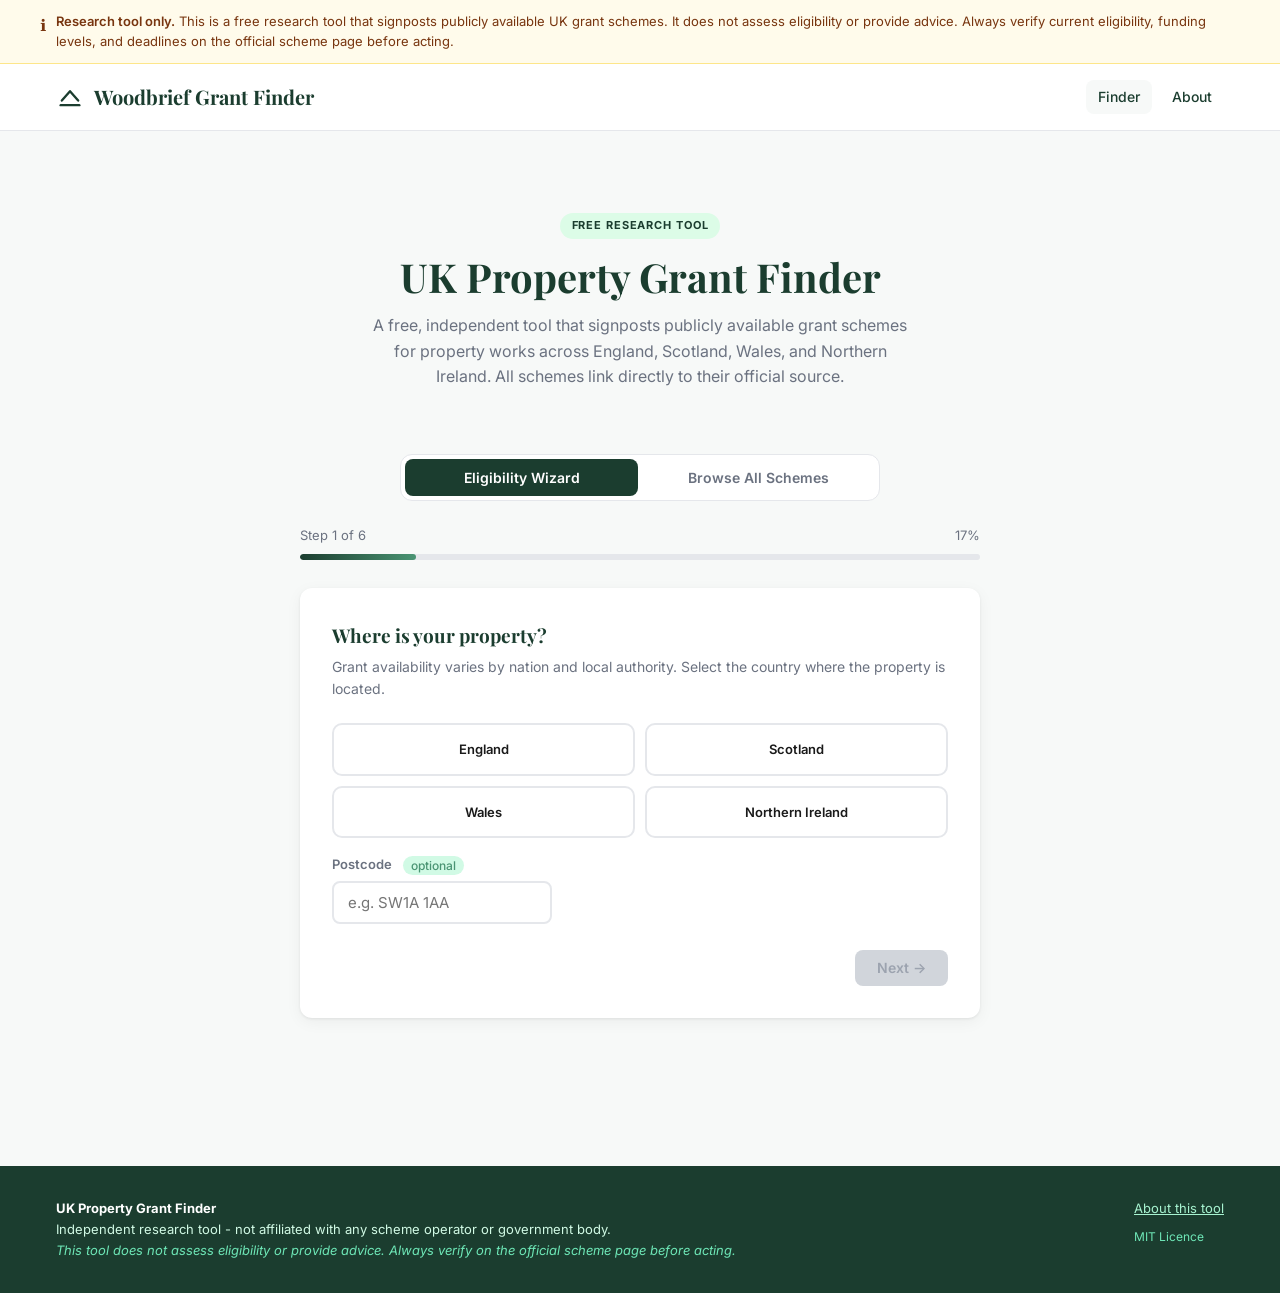
<file: index.html>
<!DOCTYPE html>
<html lang="en">
<head>
 <meta charset="UTF-8">
 <meta name="viewport" content="width=device-width, initial-scale=1.0">
 <title>Woodbrief UK Property Grant Finder - Free Research Tool</title>
 <meta name="description" content="A free, independent research tool that signposts publicly available UK grant schemes for property works including retrofit, adaptations, empty homes, and heritage repairs.">
 <meta name="robots" content="index, follow">
 <link rel="preconnect" href="https://fonts.googleapis.com">
 <link href="https://fonts.googleapis.com/css2?family=Playfair+Display:wght@700&family=Inter:wght@400;500;600;700;800&display=swap" rel="stylesheet">
 <link rel="stylesheet" href="assets/styles.css">
</head>
<body>

 <!-- ── Persistent disclaimer banner ── -->
 <div class="gf-disclaimer" role="banner" aria-label="Important notice">
 <div class="gf-disclaimer-inner">
 <span class="gf-disclaimer-icon" aria-hidden="true">ℹ</span>
 <span>
 <strong>Research tool only.</strong>
 This is a free research tool that signposts publicly available UK grant schemes.
 It does not assess eligibility or provide advice.
 Always verify current eligibility, funding levels, and deadlines on the official scheme page before acting.
 </span>
 </div>
 </div>

 <!-- ── Site header ── -->
 <header class="gf-site-header" role="banner">
 <div class="gf-site-header-inner">
 <a href="index.html" class="gf-site-logo" aria-label="UK Property Grant Finder home">
 <svg viewBox="0 0 24 24" aria-hidden="true" fill="none" stroke="currentColor" stroke-width="2" stroke-linecap="round" stroke-linejoin="round"><polyline points="5,15 12,7 19,15"/><line x1="4" y1="19" x2="20" y2="19"/></svg>
 Woodbrief Grant Finder
 </a>
 <nav class="gf-site-nav" aria-label="Main navigation">
 <a href="index.html" class="gf-nav-link active" aria-current="page">Finder</a>
 <a href="about.html" class="gf-nav-link">About</a>
 </nav>
 </div>
 </header>

 <!-- ── Main content ── -->
 <main class="gf-main" id="main-content">
 <div class="gf-container">

 <!-- Hero -->
 <section class="gf-hero" aria-labelledby="hero-heading">
 <span class="gf-hero-badge">Free Research Tool</span>
 <h1 id="hero-heading">UK Property Grant Finder</h1>
 <p>
 A free, independent tool that signposts publicly available grant schemes
 for property works across England, Scotland, Wales, and Northern Ireland.
 All schemes link directly to their official source.
 </p>
 </section>

 <!-- Tabs -->
 <div class="gf-tabs" role="tablist" aria-label="Tool mode">
 <button class="gf-tab active" data-tab="wizard"
 role="tab" aria-selected="true" aria-controls="wizard-panel"
 id="tab-wizard">
 Eligibility Wizard
 </button>
 <button class="gf-tab" data-tab="browse"
 role="tab" aria-selected="false" aria-controls="browse-panel"
 id="tab-browse">
 Browse All Schemes
 </button>
 </div>

 <!-- ========================================================
 WIZARD PANEL
 ======================================================== -->
 <div class="gf-panel active" id="wizard-panel" role="tabpanel" aria-labelledby="tab-wizard">

 <!-- Progress wrap (hidden when showing results) -->
 <div class="gf-wizard" id="gf-progress-wrap" aria-hidden="false">
 <div class="gf-progress">
 <div class="gf-progress-meta">
 <span id="gf-step-label">Step 1 of 6</span>
 <span id="gf-step-pct">17%</span>
 </div>
 <div class="gf-progress-bar" role="progressbar"
 aria-valuemin="0" aria-valuemax="100" aria-valuenow="17"
 aria-label="Wizard progress">
 <div class="gf-progress-fill" id="gf-progress-fill" style="width:17%"></div>
 </div>
 </div>
 </div>

 <!-- Wizard form -->
 <div id="gf-wizard-form" class="gf-wizard">

 <!-- Step 1: Country + postcode -->
 <div class="gf-step active" id="gf-step-1">
 <div class="gf-card">
 <h2>Where is your property?</h2>
 <p class="gf-card-subtitle">Grant availability varies by nation and local authority. Select the country where the property is located.</p>
 <div class="gf-options two-col" role="group" aria-label="Country">
 <div class="gf-option" data-key="country" data-val="england"
 tabindex="0" role="button" aria-pressed="false">
 <span class="gf-option-icon" aria-hidden="true"></span>
 <span class="gf-option-label">England</span>
 </div>
 <div class="gf-option" data-key="country" data-val="scotland"
 tabindex="0" role="button" aria-pressed="false">
 <span class="gf-option-icon" aria-hidden="true"></span>
 <span class="gf-option-label">Scotland</span>
 </div>
 <div class="gf-option" data-key="country" data-val="wales"
 tabindex="0" role="button" aria-pressed="false">
 <span class="gf-option-icon" aria-hidden="true"></span>
 <span class="gf-option-label">Wales</span>
 </div>
 <div class="gf-option" data-key="country" data-val="northern-ireland"
 tabindex="0" role="button" aria-pressed="false">
 <span class="gf-option-icon" aria-hidden="true"></span>
 <span class="gf-option-label">Northern Ireland</span>
 </div>
 </div>
 <div class="gf-postcode-wrap">
 <label for="gf-postcode">
 Postcode <span class="gf-optional-label">optional</span>
 </label>
 <input type="text" id="gf-postcode" class="gf-postcode-input"
 placeholder="e.g. SW1A 1AA"
 maxlength="8"
 autocomplete="postal-code"
 aria-label="Property postcode (optional)">
 </div>
 <div class="gf-btn-row">
 <span></span>
 <button class="gf-btn gf-btn-primary" data-next-step="2" id="gf-next-1" disabled>
 Next →
 </button>
 </div>
 </div>
 </div>

 <!-- Step 2: Property type -->
 <div class="gf-step" id="gf-step-2">
 <div class="gf-card">
 <h2>What type of property is it?</h2>
 <p class="gf-card-subtitle">Select the type that best describes the property.</p>
 <div class="gf-options" role="group" aria-label="Property type">
 <div class="gf-option" data-key="propertyType" data-val="single-dwelling"
 tabindex="0" role="button" aria-pressed="false">
 <span class="gf-option-icon" aria-hidden="true"></span>
 <span class="gf-option-label">Single dwelling</span>
 <span class="gf-option-desc">House or bungalow</span>
 </div>
 <div class="gf-option" data-key="propertyType" data-val="flat"
 tabindex="0" role="button" aria-pressed="false">
 <span class="gf-option-icon" aria-hidden="true"></span>
 <span class="gf-option-label">Flat</span>
 <span class="gf-option-desc">Apartment or maisonette</span>
 </div>
 <div class="gf-option" data-key="propertyType" data-val="hmo"
 tabindex="0" role="button" aria-pressed="false">
 <span class="gf-option-icon" aria-hidden="true"></span>
 <span class="gf-option-label">HMO</span>
 <span class="gf-option-desc">House in multiple occupation</span>
 </div>
 <div class="gf-option" data-key="propertyType" data-val="block"
 tabindex="0" role="button" aria-pressed="false">
 <span class="gf-option-icon" aria-hidden="true"></span>
 <span class="gf-option-label">Block of flats</span>
 <span class="gf-option-desc">Multiple dwellings, one building</span>
 </div>
 <div class="gf-option" data-key="propertyType" data-val="listed"
 tabindex="0" role="button" aria-pressed="false">
 <span class="gf-option-icon" aria-hidden="true"></span>
 <span class="gf-option-label">Listed building</span>
 <span class="gf-option-desc">Listed or in a conservation area</span>
 </div>
 <div class="gf-option" data-key="propertyType" data-val="empty"
 tabindex="0" role="button" aria-pressed="false">
 <span class="gf-option-icon" aria-hidden="true"></span>
 <span class="gf-option-label">Empty property</span>
 <span class="gf-option-desc">Long-term empty</span>
 </div>
 <div class="gf-option" data-key="propertyType" data-val="commercial"
 tabindex="0" role="button" aria-pressed="false">
 <span class="gf-option-icon" aria-hidden="true"></span>
 <span class="gf-option-label">Commercial</span>
 <span class="gf-option-desc">Business or mixed-use</span>
 </div>
 </div>
 <div class="gf-btn-row">
 <button class="gf-btn gf-btn-ghost" data-prev-step="1">← Back</button>
 <button class="gf-btn gf-btn-primary" data-next-step="3" id="gf-next-2" disabled>Next →</button>
 </div>
 </div>
 </div>

 <!-- Step 3: Tenure / ownership -->
 <div class="gf-step" id="gf-step-3">
 <div class="gf-card">
 <h2>How is the property owned?</h2>
 <p class="gf-card-subtitle">Some schemes are restricted by ownership type. Select the description that applies.</p>
 <div class="gf-options" role="group" aria-label="Tenure and ownership">
 <div class="gf-option" data-key="tenure" data-val="private-landlord"
 tabindex="0" role="button" aria-pressed="false">
 <span class="gf-option-icon" aria-hidden="true"></span>
 <span class="gf-option-label">Private landlord</span>
 <span class="gf-option-desc">Individual / personal ownership</span>
 </div>
 <div class="gf-option" data-key="tenure" data-val="ltd-company"
 tabindex="0" role="button" aria-pressed="false">
 <span class="gf-option-icon" aria-hidden="true"></span>
 <span class="gf-option-label">Limited company</span>
 <span class="gf-option-desc">SPV or trading company</span>
 </div>
 <div class="gf-option" data-key="tenure" data-val="housing-association"
 tabindex="0" role="button" aria-pressed="false">
 <span class="gf-option-icon" aria-hidden="true"></span>
 <span class="gf-option-label">Housing association</span>
 <span class="gf-option-desc">Registered or unregistered</span>
 </div>
 <div class="gf-option" data-key="tenure" data-val="registered-provider"
 tabindex="0" role="button" aria-pressed="false">
 <span class="gf-option-icon" aria-hidden="true"></span>
 <span class="gf-option-label">Registered provider</span>
 <span class="gf-option-desc">RSL / RP regulated by RSH</span>
 </div>
 <div class="gf-option" data-key="tenure" data-val="charity"
 tabindex="0" role="button" aria-pressed="false">
 <span class="gf-option-icon" aria-hidden="true"></span>
 <span class="gf-option-label">Charity</span>
 <span class="gf-option-desc">Registered charitable organisation</span>
 </div>
 <div class="gf-option" data-key="tenure" data-val="other"
 tabindex="0" role="button" aria-pressed="false">
 <span class="gf-option-icon" aria-hidden="true"></span>
 <span class="gf-option-label">Other / unsure</span>
 </div>
 </div>
 <div class="gf-btn-row">
 <button class="gf-btn gf-btn-ghost" data-prev-step="2">← Back</button>
 <button class="gf-btn gf-btn-primary" data-next-step="4" id="gf-next-3" disabled>Next →</button>
 </div>
 </div>
 </div>

 <!-- Step 4: EPC rating -->
 <div class="gf-step" id="gf-step-4">
 <div class="gf-card">
 <h2>What is the property's current EPC rating?</h2>
 <p class="gf-card-subtitle">Many energy-efficiency schemes are targeted at lower-rated properties. If you don't know, select "Don't know".</p>
 <div class="gf-options three-col" role="group" aria-label="EPC rating">
 <div class="gf-option" data-key="epcRating" data-val="A"
 tabindex="0" role="button" aria-pressed="false">
 <span class="gf-option-icon" aria-hidden="true"></span>
 <span class="gf-option-label">A</span>
 </div>
 <div class="gf-option" data-key="epcRating" data-val="B"
 tabindex="0" role="button" aria-pressed="false">
 <span class="gf-option-icon" aria-hidden="true"></span>
 <span class="gf-option-label">B</span>
 </div>
 <div class="gf-option" data-key="epcRating" data-val="C"
 tabindex="0" role="button" aria-pressed="false">
 <span class="gf-option-icon" aria-hidden="true"></span>
 <span class="gf-option-label">C</span>
 </div>
 <div class="gf-option" data-key="epcRating" data-val="D"
 tabindex="0" role="button" aria-pressed="false">
 <span class="gf-option-icon" aria-hidden="true"></span>
 <span class="gf-option-label">D</span>
 </div>
 <div class="gf-option" data-key="epcRating" data-val="E"
 tabindex="0" role="button" aria-pressed="false">
 <span class="gf-option-icon" aria-hidden="true"></span>
 <span class="gf-option-label">E</span>
 </div>
 <div class="gf-option" data-key="epcRating" data-val="F"
 tabindex="0" role="button" aria-pressed="false">
 <span class="gf-option-icon" aria-hidden="true"></span>
 <span class="gf-option-label">F</span>
 </div>
 <div class="gf-option" data-key="epcRating" data-val="G"
 tabindex="0" role="button" aria-pressed="false">
 <span class="gf-option-icon" aria-hidden="true"></span>
 <span class="gf-option-label">G</span>
 </div>
 <div class="gf-option" data-key="epcRating" data-val="unknown"
 tabindex="0" role="button" aria-pressed="false">
 <span class="gf-option-icon" aria-hidden="true"></span>
 <span class="gf-option-label">Don't know</span>
 </div>
 </div>
 <div class="gf-btn-row">
 <button class="gf-btn gf-btn-ghost" data-prev-step="3">← Back</button>
 <button class="gf-btn gf-btn-primary" data-next-step="5" id="gf-next-4" disabled>Next →</button>
 </div>
 </div>
 </div>

 <!-- Step 5: Planned works (multi-select) -->
 <div class="gf-step" id="gf-step-5">
 <div class="gf-card">
 <h2>What works are planned?</h2>
 <p class="gf-card-subtitle">Select all that apply. This helps identify the most relevant schemes.</p>
 <div class="gf-options" role="group" aria-label="Planned works (select all that apply)">
 <div class="gf-option multi" data-key="works" data-val="insulation"
 tabindex="0" role="checkbox" aria-checked="false">
 <span class="gf-option-icon" aria-hidden="true"></span>
 <span class="gf-option-label">Insulation</span>
 <span class="gf-option-desc">Loft, wall, floor</span>
 </div>
 <div class="gf-option multi" data-key="works" data-val="heat-pump"
 tabindex="0" role="checkbox" aria-checked="false">
 <span class="gf-option-icon" aria-hidden="true"></span>
 <span class="gf-option-label">Heat pump</span>
 <span class="gf-option-desc">Air or ground source</span>
 </div>
 <div class="gf-option multi" data-key="works" data-val="boiler-upgrade"
 tabindex="0" role="checkbox" aria-checked="false">
 <span class="gf-option-icon" aria-hidden="true"></span>
 <span class="gf-option-label">Boiler upgrade</span>
 <span class="gf-option-desc">Gas or oil boiler replacement</span>
 </div>
 <div class="gf-option multi" data-key="works" data-val="solar-pv"
 tabindex="0" role="checkbox" aria-checked="false">
 <span class="gf-option-icon" aria-hidden="true">️</span>
 <span class="gf-option-label">Solar PV</span>
 <span class="gf-option-desc">Photovoltaic panels</span>
 </div>
 <div class="gf-option multi" data-key="works" data-val="battery-storage"
 tabindex="0" role="checkbox" aria-checked="false">
 <span class="gf-option-icon" aria-hidden="true"></span>
 <span class="gf-option-label">Battery storage</span>
 </div>
 <div class="gf-option multi" data-key="works" data-val="glazing"
 tabindex="0" role="checkbox" aria-checked="false">
 <span class="gf-option-icon" aria-hidden="true"></span>
 <span class="gf-option-label">Glazing</span>
 <span class="gf-option-desc">Windows and doors</span>
 </div>
 <div class="gf-option multi" data-key="works" data-val="ventilation"
 tabindex="0" role="checkbox" aria-checked="false">
 <span class="gf-option-icon" aria-hidden="true"></span>
 <span class="gf-option-label">Ventilation</span>
 <span class="gf-option-desc">MVHR or similar</span>
 </div>
 <div class="gf-option multi" data-key="works" data-val="full-retrofit"
 tabindex="0" role="checkbox" aria-checked="false">
 <span class="gf-option-icon" aria-hidden="true"></span>
 <span class="gf-option-label">Full retrofit</span>
 <span class="gf-option-desc">Whole-house approach</span>
 </div>
 <div class="gf-option multi" data-key="works" data-val="disabled-adaptations"
 tabindex="0" role="checkbox" aria-checked="false">
 <span class="gf-option-icon" aria-hidden="true"></span>
 <span class="gf-option-label">Disabled adaptations</span>
 <span class="gf-option-desc">Access, wet rooms, lifts</span>
 </div>
 <div class="gf-option multi" data-key="works" data-val="empty-home"
 tabindex="0" role="checkbox" aria-checked="false">
 <span class="gf-option-icon" aria-hidden="true"></span>
 <span class="gf-option-label">Empty home reno</span>
 <span class="gf-option-desc">Bringing back into use</span>
 </div>
 <div class="gf-option multi" data-key="works" data-val="heritage-repairs"
 tabindex="0" role="checkbox" aria-checked="false">
 <span class="gf-option-icon" aria-hidden="true"></span>
 <span class="gf-option-label">Heritage repairs</span>
 <span class="gf-option-desc">Listed building works</span>
 </div>
 <div class="gf-option multi" data-key="works" data-val="affordable-homes"
 tabindex="0" role="checkbox" aria-checked="false">
 <span class="gf-option-icon" aria-hidden="true"></span>
 <span class="gf-option-label">Affordable homes</span>
 <span class="gf-option-desc">New-build social/affordable</span>
 </div>
 </div>
 <div class="gf-btn-row">
 <button class="gf-btn gf-btn-ghost" data-prev-step="4">← Back</button>
 <button class="gf-btn gf-btn-primary" data-next-step="6" id="gf-next-5" disabled>Next →</button>
 </div>
 </div>
 </div>

 <!-- Step 6: Tenant circumstances (optional) -->
 <div class="gf-step" id="gf-step-6">
 <div class="gf-card">
 <h2>
 Tenant circumstances
 <span class="gf-optional-label">optional</span>
 </h2>
 <p class="gf-card-subtitle">
 Many retrofit schemes require tenants to meet certain criteria. Select all that apply, or skip.
 This information is used only to filter scheme suggestions.
 </p>
 <div class="gf-options two-col" role="group" aria-label="Tenant circumstances (optional, select all that apply)">
 <div class="gf-option multi" data-key="tenantCirc" data-val="low-income"
 tabindex="0" role="checkbox" aria-checked="false">
 <span class="gf-option-icon" aria-hidden="true"></span>
 <span class="gf-option-label">Low income</span>
 </div>
 <div class="gf-option multi" data-key="tenantCirc" data-val="benefits"
 tabindex="0" role="checkbox" aria-checked="false">
 <span class="gf-option-icon" aria-hidden="true"></span>
 <span class="gf-option-label">Means-tested benefits</span>
 <span class="gf-option-desc">UC, pension credit, etc.</span>
 </div>
 <div class="gf-option multi" data-key="tenantCirc" data-val="disabled"
 tabindex="0" role="checkbox" aria-checked="false">
 <span class="gf-option-icon" aria-hidden="true"></span>
 <span class="gf-option-label">Disabled tenant</span>
 </div>
 <div class="gf-option multi" data-key="tenantCirc" data-val="elderly"
 tabindex="0" role="checkbox" aria-checked="false">
 <span class="gf-option-icon" aria-hidden="true"></span>
 <span class="gf-option-label">Elderly tenant</span>
 </div>
 </div>
 <p style="font-size:13px;color:var(--gf-text-muted);margin-top:16px;">
 If none apply or you prefer not to say, leave all deselected and click "Find schemes".
 </p>
 <div class="gf-btn-row">
 <button class="gf-btn gf-btn-ghost" data-prev-step="5">← Back</button>
 <button class="gf-btn gf-btn-primary" id="gf-wizard-submit">
 Find potentially relevant schemes →
 </button>
 </div>
 </div>
 </div>

 </div>
 <!-- /gf-wizard-form -->

 <!-- Wizard results (hidden until submit) -->
 <div id="gf-wizard-results" class="gf-hidden">
 <div class="gf-results-header">
 <h2>Potentially relevant schemes</h2>
 <span class="gf-results-count" id="gf-results-count" aria-live="polite">0</span>
 </div>
 <p class="gf-results-note">
 The schemes below passed the basic criteria filters based on your selections.
 This is not an eligibility assessment - always verify with the official source before acting.
 </p>
 <div id="gf-results-list" aria-live="polite"></div>
 <div class="gf-reset-row">
 <button class="gf-reset-btn" aria-label="Start a new search">
 ← Start a new search
 </button>
 </div>
 </div>

 </div>
 <!-- /wizard-panel -->

 <!-- ========================================================
 BROWSE PANEL
 ======================================================== -->
 <div class="gf-panel" id="browse-panel" role="tabpanel" aria-labelledby="tab-browse">
 <div class="gf-browse-layout">

 <!-- Filter sidebar -->
 <aside class="gf-filter-bar" aria-label="Filter schemes">
 <h3>Filter schemes</h3>

 <div class="gf-filter-group">
 <label for="gf-browse-search">Search</label>
 <input type="search" id="gf-browse-search" class="gf-search-input"
 placeholder="Search name, provider..."
 aria-label="Search schemes by name or provider">
 </div>

 <div class="gf-filter-group">
 <label for="gf-filter-audience">Who is it for?</label>
 <select id="gf-filter-audience" class="gf-filter-select" aria-label="Filter by audience">
 <option value="">All audiences</option>
 <option value="landlord">Landlords</option>
 <option value="organisation">Organisations</option>
 <option value="household">Households</option>
 </select>
 </div>

 <div class="gf-filter-group">
 <label for="gf-filter-country">Country</label>
 <select id="gf-filter-country" class="gf-filter-select" aria-label="Filter by country">
 <option value="">All countries</option>
 <option value="england">England</option>
 <option value="scotland">Scotland</option>
 <option value="wales">Wales</option>
 <option value="northern-ireland">Northern Ireland</option>
 </select>
 </div>

 <div class="gf-filter-group">
 <label for="gf-filter-category">Category</label>
 <select id="gf-filter-category" class="gf-filter-select" aria-label="Filter by category">
 <option value="">All categories</option>
 <option value="retrofit">Retrofit / Energy efficiency</option>
 <option value="adaptation">Disability adaptations</option>
 <option value="empty-homes">Empty homes</option>
 <option value="heritage">Heritage</option>
 <option value="affordable-housing">Affordable housing</option>
 <option value="supported-housing">Supported housing</option>
 </select>
 </div>

 <div class="gf-filter-group">
 <label for="gf-filter-property">Property type</label>
 <select id="gf-filter-property" class="gf-filter-select" aria-label="Filter by property type">
 <option value="">All property types</option>
 <option value="single-dwelling">Single dwelling</option>
 <option value="flat">Flat</option>
 <option value="hmo">HMO</option>
 <option value="block">Block of flats</option>
 <option value="listed">Listed building</option>
 <option value="empty">Empty property</option>
 <option value="commercial">Commercial</option>
 </select>
 </div>

 <div class="gf-filter-group">
 <label for="gf-filter-works">Works covered</label>
 <select id="gf-filter-works" class="gf-filter-select" aria-label="Filter by works covered">
 <option value="">All works</option>
 <option value="insulation">Insulation</option>
 <option value="heat-pump">Heat pump</option>
 <option value="boiler-upgrade">Boiler upgrade</option>
 <option value="solar-pv">Solar PV</option>
 <option value="battery-storage">Battery storage</option>
 <option value="glazing">Glazing</option>
 <option value="ventilation">Ventilation</option>
 <option value="full-retrofit">Full retrofit</option>
 <option value="disabled-adaptations">Disabled adaptations</option>
 <option value="empty-home">Empty home renovation</option>
 <option value="heritage-repairs">Heritage repairs</option>
 <option value="affordable-homes">Affordable homes (new build)</option>
 </select>
 </div>

 <button id="gf-filter-clear" class="gf-filter-clear" aria-label="Clear all filters">
 Clear all filters
 </button>
 </aside>

 <!-- Browse results -->
 <section aria-label="Browse results">
 <p class="gf-browse-count" aria-live="polite" id="gf-browse-count">
 Loading schemes…
 </p>
 <div id="gf-browse-list" aria-live="polite"></div>
 </section>

 </div>
 </div>
 <!-- /browse-panel -->

 </div>
 <!-- /gf-container -->
 </main>

 <!-- ========================================================
 SCHEME DETAIL MODAL
 ======================================================== -->
 <div class="gf-modal-overlay" id="gf-modal-overlay" role="dialog"
 aria-modal="true" aria-labelledby="gf-modal-title" hidden>
 <div class="gf-modal">
 <div class="gf-modal-header">
 <div>
 <h2 class="gf-modal-title" id="gf-modal-title"></h2>
 <p class="gf-modal-provider" id="gf-modal-provider"></p>
 </div>
 <button class="gf-modal-close" id="gf-modal-close" aria-label="Close scheme detail"></button>
 </div>
 <div class="gf-modal-body">
 <div id="gf-modal-body-content"></div>
 </div>
 <div class="gf-modal-footer">
 <span class="gf-modal-verified-note" id="gf-modal-last-verified"></span>
 <div style="display:flex;gap:10px;align-items:center;flex-wrap:wrap;">
 <span id="gf-modal-funding" style="font-weight:700;color:var(--gf-primary);"></span>
 <a href="#" id="gf-modal-official-link" target="_blank" rel="noopener noreferrer"
 class="gf-btn gf-btn-primary" style="font-size:13px;">
 View official scheme page ↗
 </a>
 </div>
 </div>
 </div>
 </div>

 <!-- ── Footer ── -->
 <footer class="gf-footer" role="contentinfo">
 <div class="gf-footer-inner">
 <div>
 <p><strong style="color:#fff;">UK Property Grant Finder</strong></p>
 <p>Independent research tool - not affiliated with any scheme operator or government body.</p>
 <p class="gf-footer-disclaimer">
 This tool does not assess eligibility or provide advice.
 Always verify on the official scheme page before acting.
 </p>
 </div>
 <div>
 <p><a href="about.html">About this tool</a></p>
 <p style="font-size:12px;margin-top:8px;color:#6ee7b7;">MIT Licence</p>
 </div>
 </div>
 </footer>

 <script src="assets/app.js"></script>
</body>
</html>
</file>
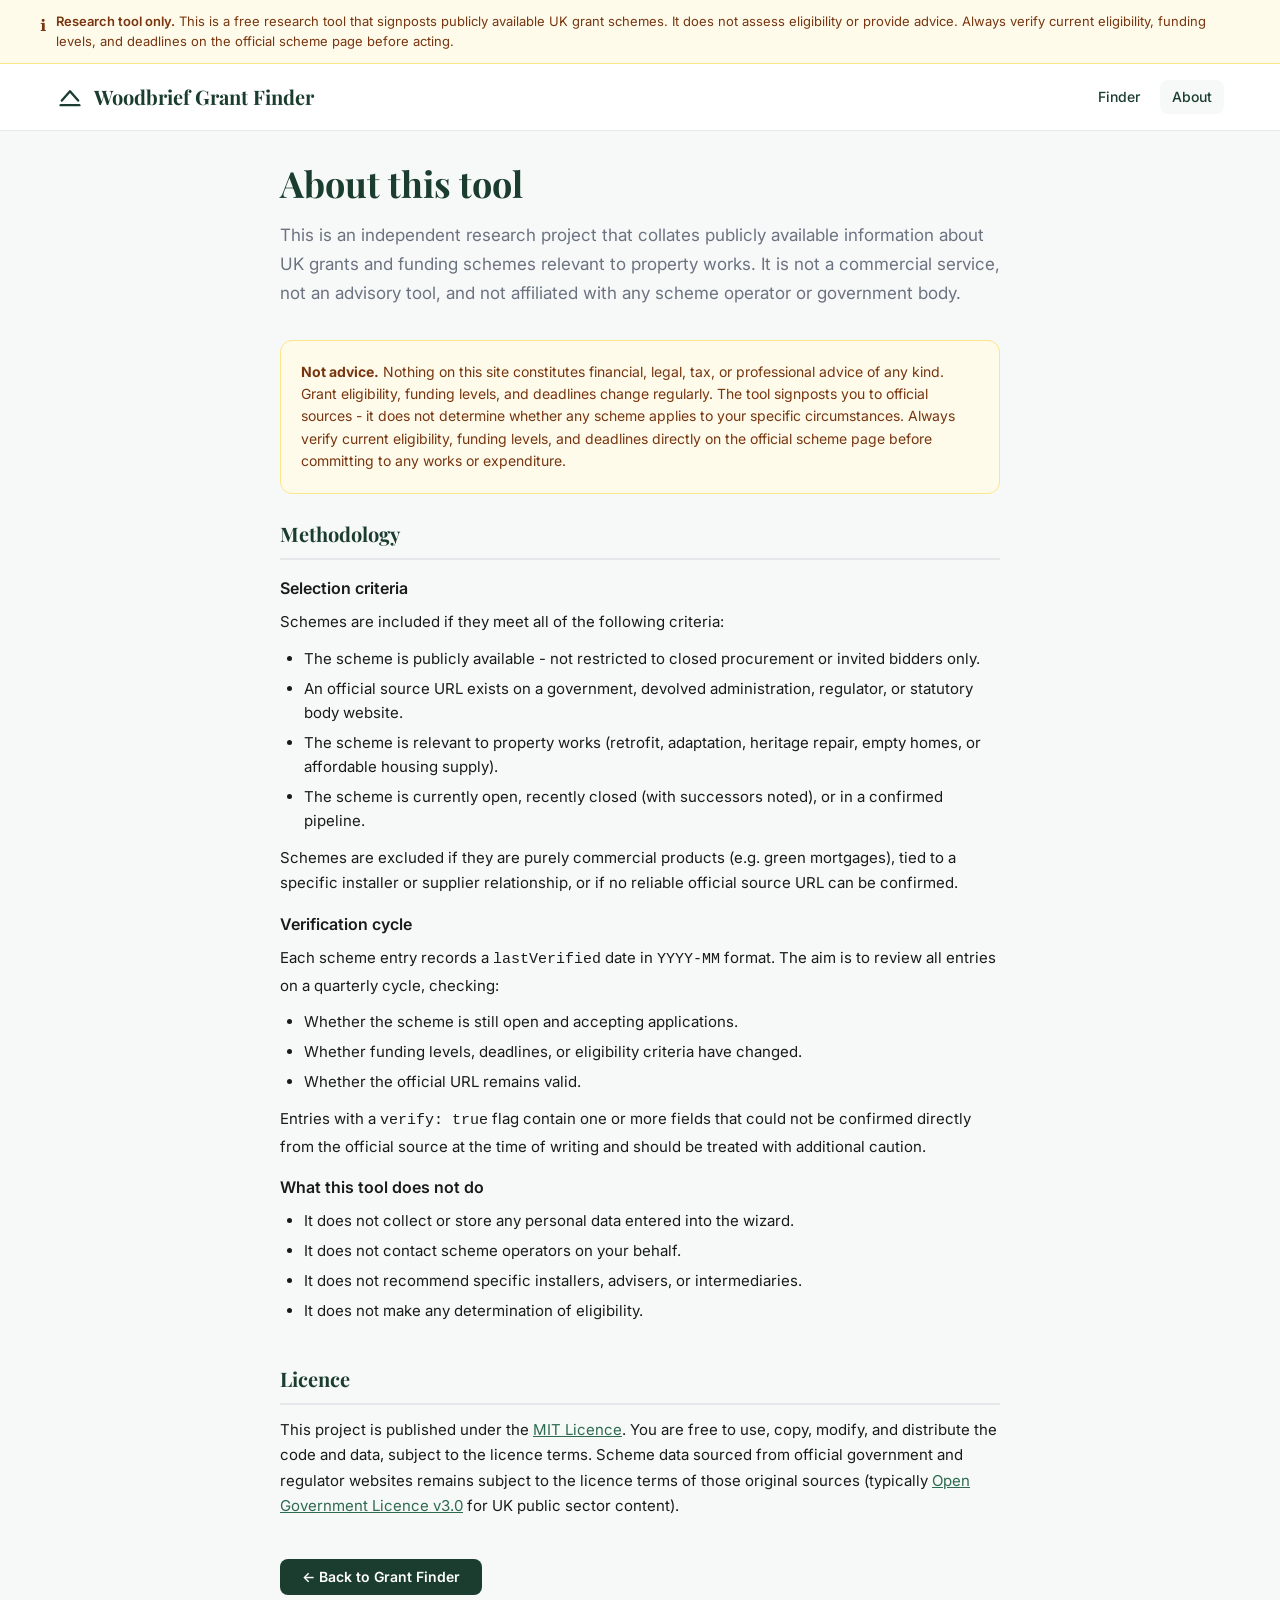
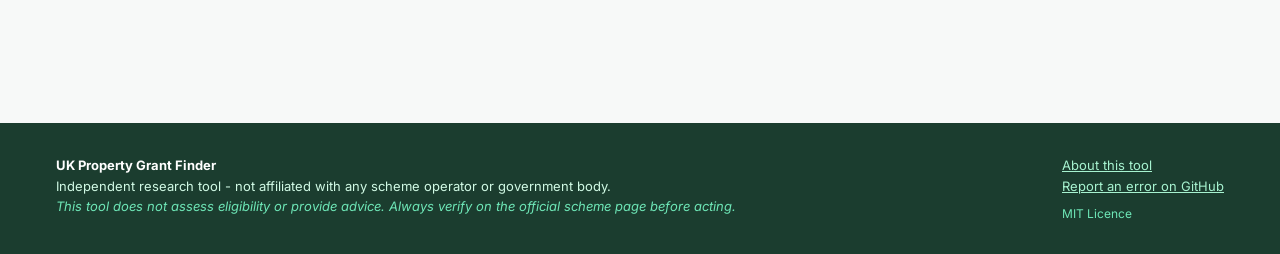
<file: about.html>
<!DOCTYPE html>
<html lang="en">
<head>
  <meta charset="UTF-8">
  <meta name="viewport" content="width=device-width, initial-scale=1.0">
  <title>About - Woodbrief UK Property Grant Finder</title>
  <meta name="description" content="About the Woodbrief UK Property Grant Finder: an independent research tool collating publicly available information on UK property grant schemes. Not an advisory service.">
  <link rel="preconnect" href="https://fonts.googleapis.com">
  <link href="https://fonts.googleapis.com/css2?family=Playfair+Display:wght@700&family=Inter:wght@400;500;600;700;800&display=swap" rel="stylesheet">
  <link rel="stylesheet" href="assets/styles.css">
</head>
<body>

  <!-- ── Persistent disclaimer banner ── -->
  <div class="gf-disclaimer" role="banner" aria-label="Important notice">
    <div class="gf-disclaimer-inner">
      <span class="gf-disclaimer-icon" aria-hidden="true">ℹ</span>
      <span>
        <strong>Research tool only.</strong>
        This is a free research tool that signposts publicly available UK grant schemes.
        It does not assess eligibility or provide advice.
        Always verify current eligibility, funding levels, and deadlines on the official scheme page before acting.
      </span>
    </div>
  </div>

  <!-- ── Site header ── -->
  <header class="gf-site-header" role="banner">
    <div class="gf-site-header-inner">
      <a href="index.html" class="gf-site-logo" aria-label="UK Property Grant Finder home">
        <svg viewBox="0 0 24 24" aria-hidden="true" fill="none" stroke="currentColor" stroke-width="2" stroke-linecap="round" stroke-linejoin="round"><polyline points="5,15 12,7 19,15"/><line x1="4" y1="19" x2="20" y2="19"/></svg>
        Woodbrief Grant Finder
      </a>
      <nav class="gf-site-nav" aria-label="Main navigation">
        <a href="index.html" class="gf-nav-link">Finder</a>
        <a href="about.html" class="gf-nav-link active" aria-current="page">About</a>
      </nav>
    </div>
  </header>

  <!-- ── Main content ── -->
  <main class="gf-main" id="main-content">
    <div class="gf-container">
      <article class="gf-about-layout">

        <h1>About this tool</h1>
        <p class="gf-lead">
          This is an independent research project that collates publicly available information
          about UK grants and funding schemes relevant to property works.
          It is not a commercial service, not an advisory tool, and not affiliated with any
          scheme operator or government body.
        </p>

        <!-- Non-advisory disclaimer box -->
        <div class="gf-disclaimer-box" role="note">
          <p>
            <strong>Not advice.</strong>
            Nothing on this site constitutes financial, legal, tax, or professional advice of any kind.
            Grant eligibility, funding levels, and deadlines change regularly.
            The tool signposts you to official sources  -  it does not determine whether any scheme applies
            to your specific circumstances.
            Always verify current eligibility, funding levels, and deadlines directly on the official
            scheme page before committing to any works or expenditure.
          </p>
        </div>

        <!-- Methodology -->
        <section class="gf-about-section" aria-labelledby="methodology-heading">
          <h2 id="methodology-heading">Methodology</h2>

          <h3>Selection criteria</h3>
          <p>
            Schemes are included if they meet all of the following criteria:
          </p>
          <ul>
            <li>The scheme is publicly available  -  not restricted to closed procurement or invited bidders only.</li>
            <li>An official source URL exists on a government, devolved administration, regulator, or statutory body website.</li>
            <li>The scheme is relevant to property works (retrofit, adaptation, heritage repair, empty homes, or affordable housing supply).</li>
            <li>The scheme is currently open, recently closed (with successors noted), or in a confirmed pipeline.</li>
          </ul>
          <p>
            Schemes are excluded if they are purely commercial products (e.g. green mortgages),
            tied to a specific installer or supplier relationship, or if no reliable official source URL
            can be confirmed.
          </p>

          <h3>Verification cycle</h3>
          <p>
            Each scheme entry records a <code>lastVerified</code> date in <code>YYYY-MM</code> format.
            The aim is to review all entries on a quarterly cycle, checking:
          </p>
          <ul>
            <li>Whether the scheme is still open and accepting applications.</li>
            <li>Whether funding levels, deadlines, or eligibility criteria have changed.</li>
            <li>Whether the official URL remains valid.</li>
          </ul>
          <p>
            Entries with a <code>verify: true</code> flag contain one or more fields that could not be
            confirmed directly from the official source at the time of writing and should be treated
            with additional caution.
          </p>

          <h3>What this tool does not do</h3>
          <ul>
            <li>It does not collect or store any personal data entered into the wizard.</li>
            <li>It does not contact scheme operators on your behalf.</li>
            <li>It does not recommend specific installers, advisers, or intermediaries.</li>
            <li>It does not make any determination of eligibility.</li>
          </ul>
        </section>

        <!-- Licence -->
        <section class="gf-about-section" aria-labelledby="licence-heading">
          <h2 id="licence-heading">Licence</h2>
          <p>
            This project is published under the
            <a href="LICENSE" target="_blank" rel="noopener noreferrer">MIT Licence</a>.
            You are free to use, copy, modify, and distribute the code and data, subject to the
            licence terms. Scheme data sourced from official government and regulator websites
            remains subject to the licence terms of those original sources (typically
            <a href="https://www.nationalarchives.gov.uk/doc/open-government-licence/" target="_blank" rel="noopener noreferrer">Open Government Licence v3.0</a>
            for UK public sector content).
          </p>
        </section>

        <div style="margin-top:32px;">
          <a href="index.html" class="gf-btn gf-btn-primary">← Back to Grant Finder</a>
        </div>

      </article>
    </div>
  </main>

  <!-- ── Footer ── -->
  <footer class="gf-footer" role="contentinfo">
    <div class="gf-footer-inner">
      <div>
        <p><strong style="color:#fff;">UK Property Grant Finder</strong></p>
        <p>Independent research tool  -  not affiliated with any scheme operator or government body.</p>
        <p class="gf-footer-disclaimer">
          This tool does not assess eligibility or provide advice.
          Always verify on the official scheme page before acting.
        </p>
      </div>
      <div>
        <p><a href="about.html">About this tool</a></p>
        <p><a href="https://github.com/" target="_blank" rel="noopener noreferrer">Report an error on GitHub</a></p>
        <p style="font-size:12px;margin-top:8px;color:#6ee7b7;">MIT Licence</p>
      </div>
    </div>
  </footer>

</body>
</html>
</file>
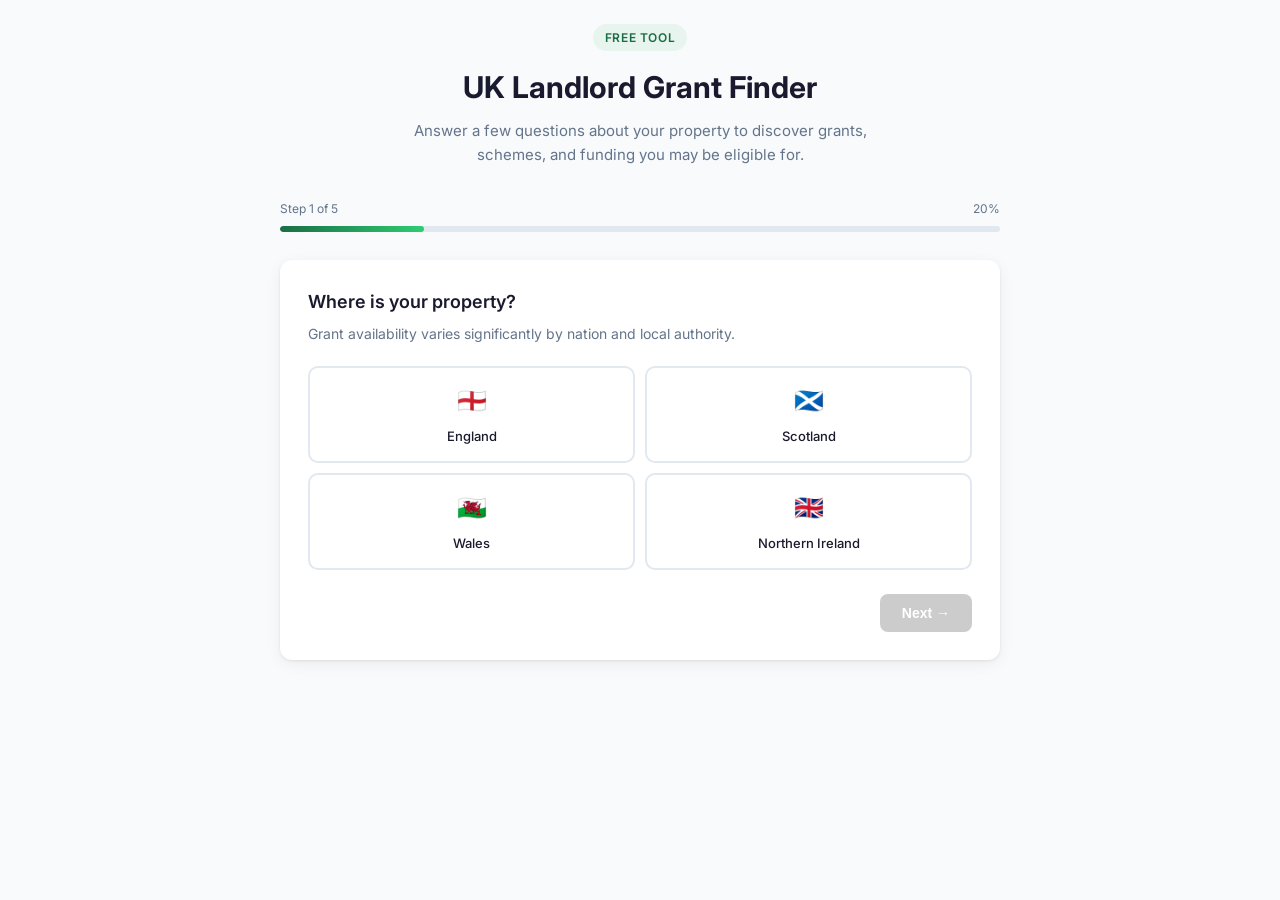
<file: grant-finder.html>
<!DOCTYPE html>
<html lang="en">
<head>
<meta charset="UTF-8">
<meta name="viewport" content="width=device-width, initial-scale=1.0">
<title>UK Landlord & Property Grant Finder</title>
<link rel="preconnect" href="https://fonts.googleapis.com">
<link href="https://fonts.googleapis.com/css2?family=Inter:wght@400;500;600;700&display=swap" rel="stylesheet">
<style>
  *, *::before, *::after { box-sizing: border-box; margin: 0; padding: 0; }

  :root {
    --brand:      #1a6e45;
    --brand-light:#e8f5ee;
    --brand-dark: #134f32;
    --accent:     #f0a500;
    --text:       #1a1a2e;
    --muted:      #64748b;
    --border:     #e2e8f0;
    --bg:         #f8fafc;
    --card:       #ffffff;
    --radius:     12px;
    --shadow:     0 1px 3px rgba(0,0,0,.08), 0 4px 16px rgba(0,0,0,.06);
  }

  body {
    font-family: 'Inter', sans-serif;
    background: var(--bg);
    color: var(--text);
    line-height: 1.6;
    padding: 24px 16px;
    min-height: 100vh;
  }

  .widget {
    max-width: 720px;
    margin: 0 auto;
  }

  /* ── Header ── */
  .header {
    text-align: center;
    margin-bottom: 32px;
  }
  .header .badge {
    display: inline-block;
    background: var(--brand-light);
    color: var(--brand);
    font-size: 12px;
    font-weight: 600;
    letter-spacing: .05em;
    text-transform: uppercase;
    padding: 4px 12px;
    border-radius: 999px;
    margin-bottom: 12px;
  }
  .header h1 {
    font-size: clamp(22px, 4vw, 30px);
    font-weight: 700;
    color: var(--text);
    margin-bottom: 8px;
  }
  .header p {
    color: var(--muted);
    font-size: 15px;
    max-width: 480px;
    margin: 0 auto;
  }

  /* ── Progress bar ── */
  .progress-wrap {
    margin-bottom: 28px;
  }
  .progress-labels {
    display: flex;
    justify-content: space-between;
    margin-bottom: 8px;
  }
  .progress-labels span {
    font-size: 12px;
    color: var(--muted);
  }
  .progress-bar {
    height: 6px;
    background: var(--border);
    border-radius: 999px;
    overflow: hidden;
  }
  .progress-fill {
    height: 100%;
    background: linear-gradient(90deg, var(--brand), #2ecc71);
    border-radius: 999px;
    transition: width .4s ease;
  }

  /* ── Card ── */
  .card {
    background: var(--card);
    border-radius: var(--radius);
    box-shadow: var(--shadow);
    padding: 28px;
    margin-bottom: 20px;
  }
  .card h2 {
    font-size: 18px;
    font-weight: 600;
    margin-bottom: 6px;
  }
  .card .subtitle {
    color: var(--muted);
    font-size: 14px;
    margin-bottom: 20px;
  }

  /* ── Option grid ── */
  .options {
    display: grid;
    grid-template-columns: repeat(auto-fill, minmax(150px, 1fr));
    gap: 10px;
  }
  .options.two-col { grid-template-columns: 1fr 1fr; }
  .options.three-col { grid-template-columns: repeat(3, 1fr); }

  .option {
    cursor: pointer;
    border: 2px solid var(--border);
    border-radius: 10px;
    padding: 14px 12px;
    text-align: center;
    transition: all .18s ease;
    background: #fff;
    user-select: none;
  }
  .option:hover { border-color: var(--brand); background: var(--brand-light); }
  .option.selected {
    border-color: var(--brand);
    background: var(--brand-light);
    box-shadow: 0 0 0 3px rgba(26,110,69,.15);
  }
  .option .icon { font-size: 24px; margin-bottom: 6px; display: block; }
  .option .label { font-size: 13px; font-weight: 500; display: block; }
  .option .desc  { font-size: 11px; color: var(--muted); display: block; margin-top: 3px; }

  /* ── Buttons ── */
  .btn-row {
    display: flex;
    justify-content: space-between;
    align-items: center;
    margin-top: 24px;
    gap: 12px;
  }
  .btn {
    display: inline-flex;
    align-items: center;
    gap: 6px;
    padding: 11px 22px;
    border-radius: 8px;
    font-size: 14px;
    font-weight: 600;
    cursor: pointer;
    border: none;
    transition: all .18s ease;
  }
  .btn-primary {
    background: var(--brand);
    color: #fff;
  }
  .btn-primary:hover { background: var(--brand-dark); transform: translateY(-1px); }
  .btn-primary:disabled { background: #ccc; cursor: not-allowed; transform: none; }
  .btn-ghost {
    background: transparent;
    color: var(--muted);
    border: 1px solid var(--border);
  }
  .btn-ghost:hover { background: var(--bg); color: var(--text); }

  /* ── Results ── */
  .results-header {
    display: flex;
    align-items: center;
    justify-content: space-between;
    margin-bottom: 20px;
    flex-wrap: wrap;
    gap: 10px;
  }
  .results-header h2 { font-size: 20px; font-weight: 700; }
  .results-count {
    background: var(--brand);
    color: #fff;
    font-size: 13px;
    font-weight: 600;
    padding: 4px 12px;
    border-radius: 999px;
  }

  .grant-card {
    background: var(--card);
    border: 1px solid var(--border);
    border-radius: var(--radius);
    margin-bottom: 14px;
    overflow: hidden;
    transition: box-shadow .18s ease;
  }
  .grant-card:hover { box-shadow: var(--shadow); }

  .grant-header {
    display: flex;
    align-items: flex-start;
    gap: 14px;
    padding: 18px 20px;
    cursor: pointer;
  }
  .grant-icon {
    width: 42px;
    height: 42px;
    border-radius: 10px;
    display: flex;
    align-items: center;
    justify-content: center;
    font-size: 20px;
    flex-shrink: 0;
  }
  .cat-energy   { background: #fef3c7; }
  .cat-finance  { background: #e0e7ff; }
  .cat-housing  { background: #fce7f3; }
  .cat-council  { background: #d1fae5; }
  .cat-disabled { background: #ede9fe; }

  .grant-meta { flex: 1; min-width: 0; }
  .grant-name { font-size: 15px; font-weight: 600; margin-bottom: 3px; }
  .grant-tags { display: flex; flex-wrap: wrap; gap: 5px; margin-top: 6px; }
  .tag {
    font-size: 11px;
    font-weight: 500;
    padding: 2px 8px;
    border-radius: 999px;
  }
  .tag-region  { background: #dbeafe; color: #1d4ed8; }
  .tag-amount  { background: #dcfce7; color: #15803d; }
  .tag-deadline{ background: #fef9c3; color: #854d0e; }
  .tag-cat     { background: #f1f5f9; color: #475569; }

  .grant-amount-pill {
    font-size: 14px;
    font-weight: 700;
    color: var(--brand);
    white-space: nowrap;
    align-self: center;
    padding: 5px 12px;
    background: var(--brand-light);
    border-radius: 999px;
    flex-shrink: 0;
  }
  .grant-chevron {
    color: var(--muted);
    font-size: 18px;
    align-self: center;
    transition: transform .25s ease;
    flex-shrink: 0;
  }
  .grant-card.open .grant-chevron { transform: rotate(180deg); }

  .grant-body {
    display: none;
    padding: 0 20px 20px;
    border-top: 1px solid var(--border);
  }
  .grant-card.open .grant-body { display: block; }

  .grant-body p { font-size: 14px; color: var(--muted); margin: 14px 0 10px; }
  .info-grid {
    display: grid;
    grid-template-columns: 1fr 1fr;
    gap: 10px;
    margin-top: 12px;
  }
  @media(max-width:480px){ .info-grid { grid-template-columns: 1fr; } }

  .info-item {
    background: var(--bg);
    border-radius: 8px;
    padding: 10px 12px;
  }
  .info-item .key {
    font-size: 11px;
    font-weight: 600;
    text-transform: uppercase;
    letter-spacing: .05em;
    color: var(--muted);
    margin-bottom: 3px;
  }
  .info-item .val { font-size: 13px; font-weight: 500; color: var(--text); }

  .apply-btn {
    display: inline-flex;
    align-items: center;
    gap: 6px;
    margin-top: 14px;
    padding: 9px 18px;
    background: var(--brand);
    color: #fff;
    border-radius: 8px;
    font-size: 13px;
    font-weight: 600;
    text-decoration: none;
    transition: background .18s;
  }
  .apply-btn:hover { background: var(--brand-dark); }

  /* ── No results ── */
  .no-results {
    text-align: center;
    padding: 40px 20px;
    background: var(--card);
    border-radius: var(--radius);
    box-shadow: var(--shadow);
  }
  .no-results .emoji { font-size: 40px; margin-bottom: 12px; }
  .no-results h3 { font-size: 17px; margin-bottom: 6px; }
  .no-results p { color: var(--muted); font-size: 14px; }

  /* ── Reset ── */
  .reset-row { text-align: center; margin-top: 20px; }
  .reset-link {
    font-size: 13px;
    color: var(--muted);
    cursor: pointer;
    text-decoration: underline;
    background: none;
    border: none;
  }
  .reset-link:hover { color: var(--text); }

  /* ── Disclaimer ── */
  .disclaimer {
    margin-top: 20px;
    padding: 12px 16px;
    background: #fffbeb;
    border: 1px solid #fde68a;
    border-radius: 8px;
    font-size: 12px;
    color: #92400e;
    line-height: 1.5;
  }

  /* ── Steps hidden by default ── */
  .step { display: none; }
  .step.active { display: block; }
</style>
</head>
<body>
<div class="widget">

  <div class="header">
    <div class="badge">Free Tool</div>
    <h1>UK Landlord Grant Finder</h1>
    <p>Answer a few questions about your property to discover grants, schemes, and funding you may be eligible for.</p>
  </div>

  <div class="progress-wrap" id="progressWrap">
    <div class="progress-labels">
      <span id="stepLabel">Step 1 of 5</span>
      <span id="pct">20%</span>
    </div>
    <div class="progress-bar"><div class="progress-fill" id="progressFill" style="width:20%"></div></div>
  </div>

  <!-- Step 1: Region -->
  <div class="step active" id="step1">
    <div class="card">
      <h2>Where is your property?</h2>
      <p class="subtitle">Grant availability varies significantly by nation and local authority.</p>
      <div class="options two-col" id="opts-region">
        <div class="option" data-key="region" data-val="england">
          <span class="icon">🏴󠁧󠁢󠁥󠁮󠁧󠁿</span>
          <span class="label">England</span>
        </div>
        <div class="option" data-key="region" data-val="scotland">
          <span class="icon">🏴󠁧󠁢󠁳󠁣󠁴󠁿</span>
          <span class="label">Scotland</span>
        </div>
        <div class="option" data-key="region" data-val="wales">
          <span class="icon">🏴󠁧󠁢󠁷󠁬󠁳󠁿</span>
          <span class="label">Wales</span>
        </div>
        <div class="option" data-key="region" data-val="northern_ireland">
          <span class="icon">🇬🇧</span>
          <span class="label">Northern Ireland</span>
        </div>
      </div>
      <div class="btn-row">
        <span></span>
        <button class="btn btn-primary" id="next1" disabled>Next →</button>
      </div>
    </div>
  </div>

  <!-- Step 2: Property type -->
  <div class="step" id="step2">
    <div class="card">
      <h2>What type of property is it?</h2>
      <p class="subtitle">Some grants are restricted to specific property types.</p>
      <div class="options" id="opts-type">
        <div class="option" data-key="type" data-val="house">
          <span class="icon">🏡</span>
          <span class="label">House</span>
        </div>
        <div class="option" data-key="type" data-val="flat">
          <span class="icon">🏢</span>
          <span class="label">Flat / Apartment</span>
        </div>
        <div class="option" data-key="type" data-val="bungalow">
          <span class="icon">🏠</span>
          <span class="label">Bungalow</span>
        </div>
        <div class="option" data-key="type" data-val="hmo">
          <span class="icon">🏘️</span>
          <span class="label">HMO</span>
          <span class="desc">House in Multiple Occupation</span>
        </div>
      </div>
      <div class="btn-row">
        <button class="btn btn-ghost" onclick="goStep(1)">← Back</button>
        <button class="btn btn-primary" id="next2" disabled>Next →</button>
      </div>
    </div>
  </div>

  <!-- Step 3: EPC rating -->
  <div class="step" id="step3">
    <div class="card">
      <h2>What is the current EPC rating?</h2>
      <p class="subtitle">Energy Performance Certificate rating affects eligibility for most energy grants.</p>
      <div class="options three-col" id="opts-epc">
        <div class="option" data-key="epc" data-val="A"><span class="icon">🟢</span><span class="label">A</span><span class="desc">Very efficient</span></div>
        <div class="option" data-key="epc" data-val="B"><span class="icon">🟢</span><span class="label">B</span></div>
        <div class="option" data-key="epc" data-val="C"><span class="icon">🟡</span><span class="label">C</span></div>
        <div class="option" data-key="epc" data-val="D"><span class="icon">🟡</span><span class="label">D</span></div>
        <div class="option" data-key="epc" data-val="E"><span class="icon">🟠</span><span class="label">E</span></div>
        <div class="option" data-key="epc" data-val="F"><span class="icon">🔴</span><span class="label">F</span></div>
        <div class="option" data-key="epc" data-val="G"><span class="icon">🔴</span><span class="label">G</span><span class="desc">Least efficient</span></div>
        <div class="option" data-key="epc" data-val="unknown"><span class="icon">❓</span><span class="label">Unknown</span></div>
      </div>
      <div class="btn-row">
        <button class="btn btn-ghost" onclick="goStep(2)">← Back</button>
        <button class="btn btn-primary" id="next3" disabled>Next →</button>
      </div>
    </div>
  </div>

  <!-- Step 4: Heating type -->
  <div class="step" id="step4">
    <div class="card">
      <h2>What heating system does the property have?</h2>
      <p class="subtitle">Several schemes focus on upgrading or replacing specific heating types.</p>
      <div class="options" id="opts-heating">
        <div class="option" data-key="heating" data-val="gas_boiler">
          <span class="icon">🔥</span><span class="label">Gas boiler</span>
        </div>
        <div class="option" data-key="heating" data-val="oil_boiler">
          <span class="icon">🛢️</span><span class="label">Oil boiler</span>
          <span class="desc">Off-gas grid</span>
        </div>
        <div class="option" data-key="heating" data-val="electric">
          <span class="icon">⚡</span><span class="label">Electric heating</span>
          <span class="desc">Storage heaters etc.</span>
        </div>
        <div class="option" data-key="heating" data-val="heat_pump">
          <span class="icon">♻️</span><span class="label">Heat pump</span>
        </div>
        <div class="option" data-key="heating" data-val="none">
          <span class="icon">❄️</span><span class="label">No central heating</span>
        </div>
      </div>
      <div class="btn-row">
        <button class="btn btn-ghost" onclick="goStep(3)">← Back</button>
        <button class="btn btn-primary" id="next4" disabled>Next →</button>
      </div>
    </div>
  </div>

  <!-- Step 5: Tenant situation -->
  <div class="step" id="step5">
    <div class="card">
      <h2>What best describes your current situation?</h2>
      <p class="subtitle">Some grants are means-tested based on tenant income or occupancy status.</p>
      <div class="options" id="opts-tenant">
        <div class="option" data-key="tenant" data-val="market_rate">
          <span class="icon">🏠</span><span class="label">Rented at market rate</span>
        </div>
        <div class="option" data-key="tenant" data-val="housing_benefit">
          <span class="icon">💰</span><span class="label">Tenant on Housing Benefit / UC</span>
        </div>
        <div class="option" data-key="tenant" data-val="low_income">
          <span class="icon">👥</span><span class="label">Tenant on low income / vulnerable</span>
        </div>
        <div class="option" data-key="tenant" data-val="empty">
          <span class="icon">🔑</span><span class="label">Property currently empty</span>
        </div>
        <div class="option" data-key="tenant" data-val="disabled_tenant">
          <span class="icon">♿</span><span class="label">Tenant with disability / health need</span>
        </div>
      </div>
      <div class="btn-row">
        <button class="btn btn-ghost" onclick="goStep(4)">← Back</button>
        <button class="btn btn-primary" id="next5" disabled>See my grants →</button>
      </div>
    </div>
  </div>

  <!-- Results -->
  <div class="step" id="stepResults">
    <div class="results-header">
      <h2>Matching grants for you</h2>
      <span class="results-count" id="resultsCount">0 found</span>
    </div>
    <div id="grantsList"></div>
    <div class="disclaimer">
      ⚠️ <strong>Disclaimer:</strong> Grant schemes, amounts, and eligibility criteria change frequently. This tool provides general guidance only. Always verify current details directly with the scheme provider or an accredited energy assessor before applying.
    </div>
    <div class="reset-row">
      <button class="reset-link" onclick="reset()">← Start over with a different property</button>
    </div>
  </div>

</div><!-- /widget -->

<script>
// ─────────────────────────────────────────────
//  Grant database
// ─────────────────────────────────────────────
const GRANTS = [
  {
    id: 'boiler-upgrade-scheme',
    name: 'Boiler Upgrade Scheme (BUS)',
    category: 'energy',
    icon: '🌡️',
    amount: 'Up to £7,500',
    description: 'Replaces fossil fuel boilers with air source heat pumps (£7,500), ground source heat pumps (£7,500), or biomass boilers (£5,000). Available to landlords as long as the property has a valid EPC with no outstanding loft or cavity wall insulation recommendations.',
    regions: ['england', 'wales'],
    epc: ['A','B','C','D','E','F','G','unknown'],
    heating: ['gas_boiler','oil_boiler','electric','none'],
    tenant: ['market_rate','housing_benefit','low_income','empty'],
    type: ['house','flat','bungalow','hmo'],
    deadline: 'March 2028',
    adminBody: 'Ofgem',
    how: 'Apply via an MCS-certified heat pump or biomass installer — they submit the application on your behalf.',
    link: 'https://www.gov.uk/apply-boiler-upgrade-scheme',
    tags: ['England','Wales','Up to £7,500']
  },
  {
    id: 'eco4',
    name: 'ECO4 (Energy Company Obligation)',
    category: 'energy',
    icon: '🏗️',
    amount: 'Fully funded (typical value £5,000–£15,000)',
    description: 'Obligates large energy suppliers to fund insulation, heating upgrades, and low-carbon measures for low-income and vulnerable households. Landlords can access ECO4 if their tenant is in receipt of qualifying benefits. Works include loft/cavity wall/solid wall insulation, heat pumps, and first-time central heating.',
    regions: ['england', 'scotland', 'wales'],
    epc: ['D','E','F','G','unknown'],
    heating: ['gas_boiler','oil_boiler','electric','none'],
    tenant: ['housing_benefit','low_income'],
    type: ['house','flat','bungalow','hmo'],
    deadline: 'March 2026',
    adminBody: 'Energy suppliers / Ofgem',
    how: 'Contact your tenant\'s energy supplier or an ECO4-registered installer. Landlord must consent to works.',
    link: 'https://www.ofgem.gov.uk/environmental-and-social-schemes/energy-company-obligation-eco',
    tags: ['England','Scotland','Wales','Benefit tenants']
  },
  {
    id: 'gbis',
    name: 'Great British Insulation Scheme (GBIS)',
    category: 'energy',
    icon: '🧱',
    amount: 'Fully funded or heavily subsidised',
    description: 'Focuses on single insulation measures — primarily cavity wall and loft insulation — for homes in Council Tax bands A–D (or E–G if the tenant is on qualifying benefits). Landlords can access this scheme; the tenant typically needs to be in a low-income group or the property in a lower CT band.',
    regions: ['england', 'scotland', 'wales'],
    epc: ['D','E','F','G','unknown'],
    heating: ['gas_boiler','oil_boiler','electric','none','heat_pump'],
    tenant: ['housing_benefit','low_income','market_rate'],
    type: ['house','flat','bungalow'],
    deadline: 'March 2026',
    adminBody: 'Ofgem / energy suppliers',
    how: 'Contact an Ofgem-registered GBIS installer or your energy supplier.',
    link: 'https://www.ofgem.gov.uk/environmental-and-social-schemes/great-british-insulation-scheme',
    tags: ['England','Scotland','Wales','Insulation']
  },
  {
    id: 'warm-homes-local',
    name: 'Warm Homes: Local Grant',
    category: 'energy',
    icon: '🔆',
    amount: 'Varies by local authority (typically £5,000–£20,000)',
    description: 'The successor to ECO4 Flex and the Home Upgrade Grant, delivered through local authorities. Covers insulation, low-carbon heating, and solar PV for low-income households in the private rented sector. Eligibility and availability depends on your local authority.',
    regions: ['england'],
    epc: ['D','E','F','G','unknown'],
    heating: ['gas_boiler','oil_boiler','electric','none'],
    tenant: ['housing_benefit','low_income'],
    type: ['house','flat','bungalow','hmo'],
    deadline: 'Ongoing from 2025',
    adminBody: 'Local authorities',
    how: 'Contact your local authority\'s energy efficiency team or check the GOV.UK Warm Homes hub.',
    link: 'https://www.gov.uk/guidance/warm-homes-local-grant',
    tags: ['England','Low income','Local authority']
  },
  {
    id: 'home-upgrade-grant',
    name: 'Home Upgrade Grant Phase 2 (HUG2)',
    category: 'energy',
    icon: '⚡',
    amount: 'Up to £10,000 per property',
    description: 'Targets off-gas-grid low-income homes. Funds insulation and low-carbon heating (heat pumps, solar PV). Available to private landlords if the tenant is in receipt of means-tested benefits. Delivered by local authorities using DESNZ funding.',
    regions: ['england'],
    epc: ['E','F','G','unknown'],
    heating: ['oil_boiler','electric','none'],
    tenant: ['housing_benefit','low_income'],
    type: ['house','bungalow'],
    deadline: 'March 2025 (some extensions possible)',
    adminBody: 'Local authorities',
    how: 'Contact your local authority — some areas still have remaining HUG2 funding.',
    link: 'https://www.gov.uk/government/publications/home-upgrade-grant-hug',
    tags: ['England','Off-gas grid','Low income']
  },
  {
    id: 'bus-scotland',
    name: 'Home Energy Scotland (HES) Grant & Loan',
    category: 'energy',
    icon: '🏴󠁧󠁢󠁳󠁣󠁴󠁿',
    amount: 'Grant up to £15,000 + optional loan up to £15,000',
    description: 'Scottish Government scheme for owner-occupiers and landlords to install renewable heating and insulation. Private landlords may be eligible for grants of up to £9,000 for heat pumps plus additional top-up funding. The accompanying loan can cover up to £15,000 at 0% interest.',
    regions: ['scotland'],
    epc: ['A','B','C','D','E','F','G','unknown'],
    heating: ['gas_boiler','oil_boiler','electric','none'],
    tenant: ['market_rate','housing_benefit','low_income','empty'],
    type: ['house','flat','bungalow'],
    deadline: 'Ongoing',
    adminBody: 'Home Energy Scotland (Energy Saving Trust)',
    how: 'Call Home Energy Scotland on 0808 808 2282 or apply online.',
    link: 'https://www.homeenergyscotland.org/grants-and-loans/overview/',
    tags: ['Scotland','Up to £15,000','Loan available']
  },
  {
    id: 'nest-wales',
    name: 'Nest (Welsh Government)',
    category: 'energy',
    icon: '🏴󠁧󠁢󠁷󠁬󠁳󠁿',
    amount: 'Fully funded (means-tested)',
    description: 'Welsh Government scheme providing free energy efficiency improvements to households where someone is in receipt of a means-tested benefit or is on a low income. Private landlords can access Nest if their tenants qualify. Measures include insulation, boiler replacement, and renewable heating.',
    regions: ['wales'],
    epc: ['D','E','F','G','unknown'],
    heating: ['gas_boiler','oil_boiler','electric','none'],
    tenant: ['housing_benefit','low_income'],
    type: ['house','flat','bungalow'],
    deadline: 'Ongoing',
    adminBody: 'Welsh Government',
    how: 'Apply via the Nest Wales website or call 0808 808 2244.',
    link: 'https://www.nestwales.org.uk/',
    tags: ['Wales','Free','Means-tested']
  },
  {
    id: 'warm-homes-ni',
    name: 'Affordable Warmth Scheme (NI)',
    category: 'energy',
    icon: '🇬🇧',
    amount: 'Up to £10,000',
    description: 'Northern Ireland scheme targeting low-income households in the private rented and owner-occupied sector. Funds insulation and heating improvements. Landlords can access if tenants are on qualifying benefits.',
    regions: ['northern_ireland'],
    epc: ['D','E','F','G','unknown'],
    heating: ['oil_boiler','electric','none','gas_boiler'],
    tenant: ['housing_benefit','low_income'],
    type: ['house','flat','bungalow'],
    deadline: 'Ongoing',
    adminBody: 'NI Housing Executive',
    how: 'Apply via the NI Housing Executive website or call 03448 920 900.',
    link: 'https://www.nihe.gov.uk/housing-help/affordable-warmth',
    tags: ['Northern Ireland','Up to £10,000']
  },
  {
    id: 'disabled-facilities-grant',
    name: 'Disabled Facilities Grant (DFG)',
    category: 'disabled',
    icon: '♿',
    amount: 'Up to £30,000 (England), £36,000 (Wales)',
    description: 'Mandatory grant from local authorities to fund adaptations that help a disabled tenant live independently — ramps, stairlifts, widened doorways, wet rooms etc. Available in the private rented sector; the tenant applies and the landlord must give consent. The grant is means-tested based on the tenant\'s finances, not the landlord\'s.',
    regions: ['england','wales','northern_ireland'],
    epc: ['A','B','C','D','E','F','G','unknown'],
    heating: ['gas_boiler','oil_boiler','electric','heat_pump','none'],
    tenant: ['disabled_tenant'],
    type: ['house','flat','bungalow','hmo'],
    deadline: 'Ongoing (mandatory)',
    adminBody: 'Local authority',
    how: 'Tenant applies to the local authority; landlord consent form required. An occupational therapist assessment is normally needed.',
    link: 'https://www.gov.uk/disabled-facilities-grants',
    tags: ['England','Wales','NI','Up to £30,000','Disabled tenants']
  },
  {
    id: 'empty-homes',
    name: 'Local Empty Homes Grants',
    category: 'housing',
    icon: '🔑',
    amount: 'Varies by LA (often £5,000–£25,000)',
    description: 'Many local authorities offer grants or interest-free loans to bring long-term empty properties back into use. Properties must usually have been empty for at least 6–12 months. Some require the landlord to let to council nominees or housing association tenants for a fixed period in return for the grant.',
    regions: ['england','scotland','wales','northern_ireland'],
    epc: ['A','B','C','D','E','F','G','unknown'],
    heating: ['gas_boiler','oil_boiler','electric','heat_pump','none'],
    tenant: ['empty'],
    type: ['house','flat','bungalow'],
    deadline: 'Ongoing (varies by LA)',
    adminBody: 'Local authority empty homes team',
    how: 'Contact your local authority\'s housing or empty homes team. Search via the Empty Homes Network.',
    link: 'https://www.emptyhomes.com/',
    tags: ['All UK','Empty property']
  },
  {
    id: 'landlord-incentive-scheme',
    name: 'Local Authority Private Rented Incentive Schemes',
    category: 'housing',
    icon: '🤝',
    amount: 'Up to £5,000 (cash) + rent guarantee',
    description: 'Many councils offer cash incentives or deposit bonds to landlords who let to homeless households, care leavers, or those referred by the council. Payments typically range from £1,000–£5,000 and often include a rent guarantee period. Availability is highly localised.',
    regions: ['england','scotland','wales','northern_ireland'],
    epc: ['A','B','C','D','E','F','G','unknown'],
    heating: ['gas_boiler','oil_boiler','electric','heat_pump','none'],
    tenant: ['housing_benefit','empty'],
    type: ['house','flat','bungalow','hmo'],
    deadline: 'Ongoing (varies by LA)',
    adminBody: 'Local authority housing team',
    how: 'Contact your local council\'s homelessness prevention or private sector access team.',
    link: 'https://england.shelter.org.uk/housing_advice/renting_privately/landlord_incentive_schemes',
    tags: ['All UK','Council nominees','Rent guarantee']
  },
  {
    id: 'solar-together',
    name: 'Solar Together / Group Solar Schemes',
    category: 'energy',
    icon: '☀️',
    amount: 'Discounted installation (£3,000–£6,000 typical)',
    description: 'Group-buying schemes run by local authorities and iChoosr that let landlords and homeowners purchase solar PV (and sometimes batteries) at reduced cost through collective procurement. Not a grant but significantly reduces installation cost. Available in many English counties and Scottish regions.',
    regions: ['england','scotland','wales'],
    epc: ['A','B','C','D','E','F','G','unknown'],
    heating: ['gas_boiler','oil_boiler','electric','heat_pump','none'],
    tenant: ['market_rate','housing_benefit','low_income','empty'],
    type: ['house','bungalow'],
    deadline: 'Annual registration windows',
    adminBody: 'iChoosr / local authority',
    how: 'Register during your local authority\'s Solar Together registration window.',
    link: 'https://solartogether.co.uk/',
    tags: ['England','Scotland','Wales','Solar','Group buying']
  },
  {
    id: 'mees-compliance-support',
    name: 'MEES Compliance — Local Authority Support',
    category: 'finance',
    icon: '📋',
    amount: 'Varies (subsidised or grant-funded)',
    description: 'Since April 2023, all privately rented homes in England and Wales require a minimum EPC rating of E. Several local authorities offer subsidised assessments and improvement funding to help landlords comply before stricter C-rated rules come into force. Not a national scheme — availability is patchy.',
    regions: ['england','wales'],
    epc: ['F','G'],
    heating: ['gas_boiler','oil_boiler','electric','heat_pump','none'],
    tenant: ['market_rate','housing_benefit','low_income'],
    type: ['house','flat','bungalow','hmo'],
    deadline: 'Ongoing',
    adminBody: 'Local authority',
    how: 'Contact your local authority\'s private sector housing team. Useful to act now ahead of expected C-rated MEES requirements.',
    link: 'https://www.gov.uk/guidance/domestic-private-rented-property-minimum-energy-efficiency-standard-landlord-guidance',
    tags: ['England','Wales','EPC F or G']
  },
  {
    id: 'landlord-energy-saving',
    name: 'Landlord Tax Incentives (Energy Measures)',
    category: 'finance',
    icon: '💷',
    amount: 'Tax deduction on allowable energy works',
    description: 'Landlords can claim costs of energy efficiency improvements as a deductible expense against rental income for tax purposes. This includes insulation, draught-proofing, and some heating upgrades. Works are classed as repairs or capital improvements depending on nature. Combined with grants, effective cost can be very low.',
    regions: ['england','scotland','wales','northern_ireland'],
    epc: ['A','B','C','D','E','F','G','unknown'],
    heating: ['gas_boiler','oil_boiler','electric','heat_pump','none'],
    tenant: ['market_rate','housing_benefit','low_income','empty','disabled_tenant'],
    type: ['house','flat','bungalow','hmo'],
    deadline: 'Ongoing',
    adminBody: 'HMRC',
    how: 'Claim on your Self Assessment tax return. Consult an accountant for capital vs revenue treatment.',
    link: 'https://www.gov.uk/expenses-if-youre-self-employed',
    tags: ['All UK','Tax relief']
  },
  {
    id: 'warmer-homes-scotland',
    name: 'Warmer Homes Scotland',
    category: 'energy',
    icon: '🔆',
    amount: 'Up to £15,000 (fully funded for eligible)',
    description: 'Scottish Government scheme for owner-occupiers and private tenants in fuel poverty. Landlords cannot apply directly, but eligible tenants can obtain improvements funded 100%, which may include insulation, heating controls, and renewable heating — all installed at no cost to the landlord. Landlord consent is required.',
    regions: ['scotland'],
    epc: ['D','E','F','G','unknown'],
    heating: ['gas_boiler','oil_boiler','electric','none'],
    tenant: ['housing_benefit','low_income'],
    type: ['house','flat','bungalow'],
    deadline: 'Ongoing',
    adminBody: 'Home Energy Scotland',
    how: 'Tenant applies via Home Energy Scotland; landlord provides consent. Call 0808 808 2282.',
    link: 'https://www.homeenergyscotland.org/help-with-costs/warmer-homes-scotland/',
    tags: ['Scotland','Fuel poverty','Fully funded']
  }
];

// ─────────────────────────────────────────────
//  State
// ─────────────────────────────────────────────
const state = { region: null, type: null, epc: null, heating: null, tenant: null };
let currentStep = 1;
const TOTAL_STEPS = 5;

// ─────────────────────────────────────────────
//  Wiring options
// ─────────────────────────────────────────────
function wireOptions(groupId, stateKey, nextBtnId) {
  const container = document.getElementById(groupId);
  if (!container) return;
  container.querySelectorAll('.option').forEach(el => {
    el.addEventListener('click', () => {
      container.querySelectorAll('.option').forEach(o => o.classList.remove('selected'));
      el.classList.add('selected');
      state[stateKey] = el.dataset.val;
      const btn = document.getElementById(nextBtnId);
      if (btn) btn.disabled = false;
    });
  });
}

wireOptions('opts-region',  'region',  'next1');
wireOptions('opts-type',    'type',    'next2');
wireOptions('opts-epc',     'epc',     'next3');
wireOptions('opts-heating', 'heating', 'next4');
wireOptions('opts-tenant',  'tenant',  'next5');

document.getElementById('next1').addEventListener('click', () => goStep(2));
document.getElementById('next2').addEventListener('click', () => goStep(3));
document.getElementById('next3').addEventListener('click', () => goStep(4));
document.getElementById('next4').addEventListener('click', () => goStep(5));
document.getElementById('next5').addEventListener('click', () => showResults());

// ─────────────────────────────────────────────
//  Navigation
// ─────────────────────────────────────────────
function goStep(n) {
  document.querySelectorAll('.step').forEach(s => s.classList.remove('active'));
  document.getElementById('step' + n).classList.add('active');
  currentStep = n;
  updateProgress(n, TOTAL_STEPS);
  window.scrollTo({ top: 0, behavior: 'smooth' });
}

function updateProgress(step, total) {
  const pct = Math.round((step / total) * 100);
  document.getElementById('progressFill').style.width = pct + '%';
  document.getElementById('pct').textContent = pct + '%';
  document.getElementById('stepLabel').textContent = 'Step ' + step + ' of ' + total;
}

// ─────────────────────────────────────────────
//  Results
// ─────────────────────────────────────────────
function matchGrant(g) {
  return (
    g.regions.includes(state.region) &&
    g.type.includes(state.type) &&
    g.epc.includes(state.epc) &&
    g.heating.includes(state.heating) &&
    g.tenant.includes(state.tenant)
  );
}

const CAT_LABELS = {
  energy:   { label: 'Energy Efficiency', cls: 'cat-energy' },
  finance:  { label: 'Finance / Tax',     cls: 'cat-finance' },
  housing:  { label: 'Housing',           cls: 'cat-housing' },
  council:  { label: 'Council Scheme',    cls: 'cat-council' },
  disabled: { label: 'Accessibility',     cls: 'cat-disabled' }
};

function showResults() {
  document.querySelectorAll('.step').forEach(s => s.classList.remove('active'));
  document.getElementById('stepResults').classList.add('active');
  document.getElementById('progressWrap').style.display = 'none';

  const matches = GRANTS.filter(matchGrant);
  const list = document.getElementById('grantsList');
  const countEl = document.getElementById('resultsCount');

  countEl.textContent = matches.length + ' found';
  list.innerHTML = '';

  if (matches.length === 0) {
    list.innerHTML = `
      <div class="no-results">
        <div class="emoji">🔍</div>
        <h3>No exact matches found</h3>
        <p>Based on your answers, no current national schemes precisely match your property profile — but local authority schemes may still be available. Contact your local council's housing team for tailored advice.</p>
      </div>`;
    return;
  }

  matches.forEach(g => {
    const cat = CAT_LABELS[g.category] || { label: g.category, cls: 'cat-council' };
    const tagsHtml = g.tags.map(t => `<span class="tag tag-region">${t}</span>`).join('');
    const card = document.createElement('div');
    card.className = 'grant-card';
    card.innerHTML = `
      <div class="grant-header" onclick="toggleCard(this.parentElement)">
        <div class="grant-icon ${cat.cls}">${g.icon}</div>
        <div class="grant-meta">
          <div class="grant-name">${g.name}</div>
          <div class="grant-tags">
            <span class="tag tag-cat">${cat.label}</span>
            ${tagsHtml}
          </div>
        </div>
        <div class="grant-amount-pill">${g.amount.split('(')[0].trim()}</div>
        <div class="grant-chevron">▼</div>
      </div>
      <div class="grant-body">
        <p>${g.description}</p>
        <div class="info-grid">
          <div class="info-item"><div class="key">Maximum amount</div><div class="val">${g.amount}</div></div>
          <div class="info-item"><div class="key">Administered by</div><div class="val">${g.adminBody}</div></div>
          <div class="info-item"><div class="key">Deadline / Duration</div><div class="val">${g.deadline}</div></div>
          <div class="info-item"><div class="key">How to apply</div><div class="val">${g.how}</div></div>
        </div>
        <a class="apply-btn" href="${g.link}" target="_blank" rel="noopener">Find out more ↗</a>
      </div>`;
    list.appendChild(card);
  });

  window.scrollTo({ top: 0, behavior: 'smooth' });
}

function toggleCard(card) {
  card.classList.toggle('open');
}

function reset() {
  Object.keys(state).forEach(k => state[k] = null);
  document.querySelectorAll('.option').forEach(o => o.classList.remove('selected'));
  document.querySelectorAll('.btn-primary').forEach(b => b.disabled = true);
  document.getElementById('progressWrap').style.display = '';
  goStep(1);
  updateProgress(1, TOTAL_STEPS);
  document.getElementById('stepResults').classList.remove('active');
  document.getElementById('step1').classList.add('active');
}
</script>
</body>
</html>
</file>
<file: assets/styles.css>
/* ============================================================
   UK Property Grant Finder - styles.css
   Woodbrief branding. Mobile-first, CSS custom properties.
   ============================================================ */

@import url('https://fonts.googleapis.com/css2?family=Playfair+Display:wght@700&family=Inter:wght@400;500;600;700&display=swap');

:root {
  --gf-primary:       #1B3D2F;
  --gf-primary-light: #2D6A4F;
  --gf-accent:        #4A9473;
  --gf-bg:            #ffffff;
  --gf-bg-off:        #f7f9f8;
  --gf-text:          #1a1a1a;
  --gf-text-muted:    #6b7280;
  --gf-border:        #e5e7eb;
  --gf-warning-bg:    #fffbeb;
  --gf-warning-border:#fde68a;
  --gf-warning-text:  #78350f;
  --gf-radius:        12px;
  --gf-radius-sm:     8px;
  --gf-shadow:        0 1px 3px rgba(0,0,0,.07), 0 4px 16px rgba(0,0,0,.05);
  --gf-shadow-md:     0 4px 6px rgba(0,0,0,.07), 0 10px 30px rgba(0,0,0,.08);
  --gf-transition:    0.18s ease;
  --gf-font:          'Inter', system-ui, -apple-system, sans-serif;
  --gf-font-heading:  'Playfair Display', Georgia, serif;
}

/* ── Reset ── */
*, *::before, *::after {
  box-sizing: border-box;
  margin: 0;
  padding: 0;
}

/* ── Base ── */
body {
  font-family: var(--gf-font);
  background: var(--gf-bg-off);
  color: var(--gf-text);
  line-height: 1.6;
  font-size: 16px;
  -webkit-font-smoothing: antialiased;
}

a {
  color: var(--gf-primary-light);
  text-decoration: underline;
}
a:hover {
  color: var(--gf-primary);
}
a:focus-visible {
  outline: 3px solid var(--gf-accent);
  outline-offset: 2px;
  border-radius: 3px;
}

/* ── Layout ── */
.gf-container {
  max-width: 1200px;
  margin: 0 auto;
  padding: 0 16px;
}

.gf-main {
  padding: 24px 0 64px;
}

/* ── Disclaimer banner ── */
.gf-disclaimer {
  background: var(--gf-warning-bg);
  border-bottom: 1px solid var(--gf-warning-border);
  padding: 12px 16px;
  font-size: 13px;
  color: var(--gf-warning-text);
  line-height: 1.5;
  position: sticky;
  top: 0;
  z-index: 100;
}
.gf-disclaimer-inner {
  max-width: 1200px;
  margin: 0 auto;
  display: flex;
  align-items: flex-start;
  gap: 10px;
}
.gf-disclaimer-icon {
  flex-shrink: 0;
  font-size: 16px;
  margin-top: 1px;
}
.gf-disclaimer strong {
  font-weight: 600;
}

/* ── Site header ── */
.gf-site-header {
  background: #ffffff;
  color: var(--gf-primary);
  padding: 16px 0;
  border-bottom: 1px solid var(--gf-border);
}
.gf-site-header-inner {
  max-width: 1200px;
  margin: 0 auto;
  padding: 0 16px;
  display: flex;
  align-items: center;
  justify-content: space-between;
  gap: 16px;
}
.gf-site-logo {
  font-family: var(--gf-font-heading);
  font-size: 20px;
  font-weight: 700;
  color: var(--gf-primary);
  text-decoration: none;
  display: flex;
  align-items: center;
  gap: 10px;
}
.gf-site-logo svg {
  width: 28px;
  height: 28px;
  fill: none;
  stroke: var(--gf-primary);
  stroke-width: 2;
  stroke-linecap: round;
  stroke-linejoin: round;
  flex-shrink: 0;
}
.gf-site-logo:hover { color: var(--gf-primary-light); }
.gf-site-logo:hover svg { stroke: var(--gf-primary-light); }
.gf-site-nav {
  display: flex;
  gap: 8px;
  align-items: center;
}
.gf-nav-link {
  color: var(--gf-primary);
  font-size: 14px;
  font-weight: 500;
  text-decoration: none;
  padding: 6px 12px;
  border-radius: var(--gf-radius-sm);
  transition: background var(--gf-transition);
}
.gf-nav-link:hover,
.gf-nav-link.active {
  background: var(--gf-bg-off);
  color: var(--gf-primary);
}
.gf-nav-link:focus-visible {
  outline: 2px solid var(--gf-primary);
  outline-offset: 2px;
}

/* ── Page hero ── */
.gf-hero {
  text-align: center;
  padding: 40px 16px 32px;
}
.gf-hero-badge {
  display: inline-block;
  background: #dcfce7;
  color: var(--gf-primary);
  font-size: 11px;
  font-weight: 700;
  letter-spacing: .08em;
  text-transform: uppercase;
  padding: 4px 12px;
  border-radius: 999px;
  margin-bottom: 14px;
}
.gf-hero h1 {
  font-family: var(--gf-font-heading);
  font-size: clamp(26px, 4vw, 40px);
  font-weight: 700;
  color: var(--gf-primary);
  line-height: 1.2;
  margin-bottom: 12px;
}
.gf-hero p {
  color: var(--gf-text-muted);
  font-size: 16px;
  max-width: 540px;
  margin: 0 auto;
}

/* ── Tabs ── */
.gf-tabs {
  display: flex;
  gap: 4px;
  background: var(--gf-bg);
  border: 1px solid var(--gf-border);
  border-radius: var(--gf-radius);
  padding: 4px;
  max-width: 480px;
  margin: 24px auto;
}
.gf-tab {
  flex: 1;
  padding: 10px 16px;
  border: none;
  background: transparent;
  border-radius: calc(var(--gf-radius) - 4px);
  font-size: 14px;
  font-weight: 600;
  color: var(--gf-text-muted);
  cursor: pointer;
  transition: all var(--gf-transition);
  font-family: var(--gf-font);
}
.gf-tab:hover {
  background: var(--gf-bg-off);
  color: var(--gf-text);
}
.gf-tab.active {
  background: var(--gf-primary);
  color: #fff;
}
.gf-tab:focus-visible {
  outline: 3px solid var(--gf-accent);
  outline-offset: 2px;
}

/* ── Tab panels ── */
.gf-panel { display: none; }
.gf-panel.active { display: block; }

/* ============================================================
   WIZARD
   ============================================================ */
.gf-wizard {
  max-width: 680px;
  margin: 0 auto;
}

/* Progress bar */
.gf-progress {
  margin-bottom: 28px;
}
.gf-progress-meta {
  display: flex;
  justify-content: space-between;
  font-size: 13px;
  color: var(--gf-text-muted);
  margin-bottom: 8px;
}
.gf-progress-bar {
  height: 6px;
  background: var(--gf-border);
  border-radius: 999px;
  overflow: hidden;
}
.gf-progress-fill {
  height: 100%;
  background: linear-gradient(90deg, var(--gf-primary), var(--gf-accent));
  border-radius: 999px;
  transition: width .4s ease;
}

/* Step card */
.gf-step { display: none; }
.gf-step.active { display: block; }

.gf-card {
  background: var(--gf-bg);
  border-radius: var(--gf-radius);
  box-shadow: var(--gf-shadow);
  padding: 28px;
  margin-bottom: 20px;
}
.gf-card h2 {
  font-family: var(--gf-font-heading);
  font-size: 19px;
  font-weight: 700;
  color: var(--gf-primary);
  margin-bottom: 6px;
}
.gf-card .gf-card-subtitle {
  color: var(--gf-text-muted);
  font-size: 14px;
  margin-bottom: 22px;
}
.gf-card .gf-optional-label {
  font-size: 12px;
  font-weight: 500;
  color: var(--gf-accent);
  background: #d1fae5;
  padding: 2px 8px;
  border-radius: 999px;
  margin-left: 8px;
  vertical-align: middle;
}

/* Option grids */
.gf-options {
  display: grid;
  grid-template-columns: repeat(auto-fill, minmax(140px, 1fr));
  gap: 10px;
}
.gf-options.two-col { grid-template-columns: 1fr 1fr; }
.gf-options.three-col { grid-template-columns: repeat(3, 1fr); }

.gf-option {
  cursor: pointer;
  border: 2px solid var(--gf-border);
  border-radius: 10px;
  padding: 14px 12px;
  text-align: center;
  background: var(--gf-bg);
  transition: all var(--gf-transition);
  user-select: none;
  position: relative;
}
.gf-option:hover {
  border-color: var(--gf-accent);
  background: #f0fdf4;
}
.gf-option.selected {
  border-color: var(--gf-primary);
  background: #f0fdf4;
  box-shadow: 0 0 0 3px rgba(27,61,47,.12);
}
.gf-option:focus-visible {
  outline: 3px solid var(--gf-accent);
  outline-offset: 2px;
}
.gf-option-icon {
  display: none;
}
.gf-no-results-icon { display: none; }
.gf-option-label {
  font-size: 13px;
  font-weight: 600;
  display: block;
  color: var(--gf-text);
}
.gf-option-desc {
  font-size: 11px;
  color: var(--gf-text-muted);
  display: block;
  margin-top: 4px;
  line-height: 1.4;
}
/* Multi-select tick */
.gf-option.multi.selected::after {
  content: '✓';
  position: absolute;
  top: 6px;
  right: 8px;
  font-size: 12px;
  font-weight: 700;
  color: var(--gf-primary);
}

/* Postcode field */
.gf-postcode-wrap {
  margin-top: 16px;
}
.gf-postcode-wrap label {
  display: block;
  font-size: 13px;
  font-weight: 600;
  color: var(--gf-text-muted);
  margin-bottom: 6px;
}
.gf-postcode-input {
  width: 100%;
  max-width: 220px;
  padding: 10px 14px;
  border: 2px solid var(--gf-border);
  border-radius: var(--gf-radius-sm);
  font-size: 15px;
  font-family: var(--gf-font);
  color: var(--gf-text);
  background: var(--gf-bg);
  transition: border-color var(--gf-transition);
  text-transform: uppercase;
}
.gf-postcode-input:focus {
  outline: none;
  border-color: var(--gf-accent);
}
.gf-postcode-input::placeholder { text-transform: none; }

/* Button row */
.gf-btn-row {
  display: flex;
  justify-content: space-between;
  align-items: center;
  margin-top: 26px;
  gap: 12px;
}

/* Buttons */
.gf-btn {
  display: inline-flex;
  align-items: center;
  gap: 6px;
  padding: 11px 22px;
  border-radius: var(--gf-radius-sm);
  font-size: 14px;
  font-weight: 600;
  cursor: pointer;
  border: none;
  transition: all var(--gf-transition);
  font-family: var(--gf-font);
  text-decoration: none;
  line-height: 1;
}
.gf-btn:focus-visible {
  outline: 3px solid var(--gf-accent);
  outline-offset: 2px;
}
.gf-btn-primary {
  background: var(--gf-primary);
  color: #fff;
}
.gf-btn-primary:hover {
  background: var(--gf-primary-light);
  transform: translateY(-1px);
  color: #fff;
  text-decoration: none;
}
.gf-btn-primary:disabled {
  background: #d1d5db;
  color: #9ca3af;
  cursor: not-allowed;
  transform: none;
}
.gf-btn-ghost {
  background: transparent;
  color: var(--gf-text-muted);
  border: 1px solid var(--gf-border);
}
.gf-btn-ghost:hover {
  background: var(--gf-bg-off);
  color: var(--gf-text);
  text-decoration: none;
}
.gf-btn-outline {
  background: transparent;
  color: var(--gf-primary);
  border: 2px solid var(--gf-primary);
}
.gf-btn-outline:hover {
  background: var(--gf-primary);
  color: #fff;
  text-decoration: none;
}

/* ============================================================
   RESULTS
   ============================================================ */
.gf-results-header {
  display: flex;
  align-items: center;
  justify-content: space-between;
  margin-bottom: 6px;
  flex-wrap: wrap;
  gap: 10px;
}
.gf-results-header h2 {
  font-size: 22px;
  font-weight: 800;
  color: var(--gf-primary);
}
.gf-results-count {
  background: var(--gf-primary);
  color: #fff;
  font-size: 13px;
  font-weight: 600;
  padding: 4px 14px;
  border-radius: 999px;
}
.gf-results-note {
  font-size: 13px;
  color: var(--gf-text-muted);
  margin-bottom: 20px;
  font-style: italic;
}

/* Scheme cards in results */
.gf-scheme-card {
  background: var(--gf-bg);
  border: 1px solid var(--gf-border);
  border-radius: var(--gf-radius);
  margin-bottom: 12px;
  overflow: hidden;
  transition: box-shadow var(--gf-transition);
}
.gf-scheme-card:hover {
  box-shadow: var(--gf-shadow-md);
}
.gf-scheme-card-header {
  display: flex;
  align-items: flex-start;
  gap: 14px;
  padding: 18px 20px;
  cursor: pointer;
}
.gf-scheme-card-header:focus-visible {
  outline: 3px solid var(--gf-accent);
  outline-offset: -3px;
}
.gf-scheme-icon {
  width: 44px;
  height: 44px;
  border-radius: 10px;
  display: flex;
  align-items: center;
  justify-content: center;
  font-size: 22px;
  flex-shrink: 0;
}
.cat-retrofit        { background: #fef3c7; }
.cat-adaptation      { background: #ede9fe; }
.cat-empty-homes     { background: #fce7f3; }
.cat-heritage        { background: #fef9c3; }
.cat-affordable-housing { background: #d1fae5; }
.cat-supported-housing  { background: #e0e7ff; }

.gf-scheme-meta { flex: 1; min-width: 0; }
.gf-scheme-name {
  font-size: 15px;
  font-weight: 700;
  color: var(--gf-text);
  margin-bottom: 2px;
}
.gf-scheme-provider {
  font-size: 12px;
  color: var(--gf-text-muted);
  margin-bottom: 6px;
}
.gf-scheme-desc {
  font-size: 13px;
  color: var(--gf-text-muted);
  line-height: 1.5;
}
.gf-scheme-tags {
  display: flex;
  flex-wrap: wrap;
  gap: 5px;
  margin-top: 8px;
}
.gf-tag {
  font-size: 11px;
  font-weight: 600;
  padding: 2px 8px;
  border-radius: 999px;
}
.gf-tag-country  { background: #dbeafe; color: #1d4ed8; }
.gf-tag-category { background: #f1f5f9; color: #475569; }
.gf-tag-deadline { background: #fef9c3; color: #854d0e; }
.gf-tag-verify   { background: #fce7f3; color: #be185d; }

/* Source + verified badges */
.gf-scheme-footer {
  padding: 0 20px 14px;
  display: flex;
  align-items: center;
  gap: 12px;
  flex-wrap: wrap;
}
.gf-source-badge {
  font-size: 11px;
  color: var(--gf-text-muted);
}
.gf-source-badge a {
  color: var(--gf-primary-light);
  font-weight: 600;
}
.gf-verified-badge {
  font-size: 11px;
  color: var(--gf-text-muted);
  background: var(--gf-bg-off);
  padding: 2px 8px;
  border-radius: 999px;
  border: 1px solid var(--gf-border);
}

/* Funding pill */
.gf-funding-pill {
  font-size: 13px;
  font-weight: 700;
  color: var(--gf-primary);
  white-space: nowrap;
  padding: 5px 12px;
  background: #d1fae5;
  border-radius: 999px;
  flex-shrink: 0;
  align-self: center;
}

/* Chevron */
.gf-chevron {
  color: var(--gf-text-muted);
  font-size: 18px;
  align-self: center;
  transition: transform .25s ease;
  flex-shrink: 0;
}
.gf-scheme-card.open .gf-chevron { transform: rotate(180deg); }

/* Expand body */
.gf-scheme-body {
  display: none;
  padding: 0 20px 20px;
  border-top: 1px solid var(--gf-border);
}
.gf-scheme-card.open .gf-scheme-body { display: block; }

.gf-scheme-body-desc {
  font-size: 14px;
  color: var(--gf-text-muted);
  margin: 14px 0 16px;
  line-height: 1.6;
}
.gf-body-section {
  margin-bottom: 16px;
}
.gf-body-section h4 {
  font-size: 12px;
  font-weight: 700;
  text-transform: uppercase;
  letter-spacing: .06em;
  color: var(--gf-text-muted);
  margin-bottom: 8px;
}
.gf-body-section ul {
  padding-left: 20px;
}
.gf-body-section li {
  font-size: 14px;
  color: var(--gf-text);
  margin-bottom: 4px;
  line-height: 1.5;
}
.gf-cta-row {
  display: flex;
  align-items: center;
  gap: 12px;
  margin-top: 18px;
  flex-wrap: wrap;
}
.gf-verify-notice {
  font-size: 12px;
  color: #be185d;
  background: #fce7f3;
  padding: 6px 12px;
  border-radius: var(--gf-radius-sm);
  border: 1px solid #fbcfe8;
}

/* No results */
.gf-no-results {
  text-align: center;
  padding: 48px 20px;
  background: var(--gf-bg);
  border-radius: var(--gf-radius);
  box-shadow: var(--gf-shadow);
}
.gf-no-results-icon { font-size: 48px; margin-bottom: 14px; }
.gf-no-results h3 {
  font-size: 18px;
  font-weight: 700;
  color: var(--gf-text);
  margin-bottom: 8px;
}
.gf-no-results p {
  color: var(--gf-text-muted);
  font-size: 14px;
  max-width: 400px;
  margin: 0 auto 16px;
}
.gf-no-results-links {
  display: flex;
  gap: 12px;
  justify-content: center;
  flex-wrap: wrap;
}

/* Reset row */
.gf-reset-row {
  text-align: center;
  margin-top: 24px;
}
.gf-reset-btn {
  font-size: 13px;
  color: var(--gf-text-muted);
  cursor: pointer;
  text-decoration: underline;
  background: none;
  border: none;
  font-family: var(--gf-font);
}
.gf-reset-btn:hover { color: var(--gf-text); }
.gf-reset-btn:focus-visible {
  outline: 3px solid var(--gf-accent);
  outline-offset: 2px;
  border-radius: 3px;
}

/* ============================================================
   BROWSE / FILTER MODE
   ============================================================ */
.gf-browse-layout {
  display: grid;
  grid-template-columns: 1fr;
  gap: 24px;
}

.gf-filter-bar {
  background: var(--gf-bg);
  border: 1px solid var(--gf-border);
  border-radius: var(--gf-radius);
  padding: 20px;
}
.gf-filter-bar h3 {
  font-size: 14px;
  font-weight: 700;
  text-transform: uppercase;
  letter-spacing: .06em;
  color: var(--gf-text-muted);
  margin-bottom: 16px;
}

.gf-filter-group {
  margin-bottom: 20px;
}
.gf-filter-group:last-child { margin-bottom: 0; }
.gf-filter-group label {
  display: block;
  font-size: 13px;
  font-weight: 600;
  color: var(--gf-text);
  margin-bottom: 8px;
}

.gf-search-input,
.gf-filter-select {
  width: 100%;
  padding: 9px 12px;
  border: 2px solid var(--gf-border);
  border-radius: var(--gf-radius-sm);
  font-size: 14px;
  font-family: var(--gf-font);
  color: var(--gf-text);
  background: var(--gf-bg);
  transition: border-color var(--gf-transition);
  appearance: none;
  -webkit-appearance: none;
}
.gf-filter-select {
  background-image: url("data:image/svg+xml,%3Csvg xmlns='http://www.w3.org/2000/svg' width='12' height='8' viewBox='0 0 12 8'%3E%3Cpath d='M1 1l5 5 5-5' stroke='%236b7280' stroke-width='1.5' fill='none' stroke-linecap='round'/%3E%3C/svg%3E");
  background-repeat: no-repeat;
  background-position: right 10px center;
  padding-right: 32px;
  cursor: pointer;
}
.gf-search-input:focus,
.gf-filter-select:focus {
  outline: none;
  border-color: var(--gf-accent);
}
.gf-filter-clear {
  display: block;
  margin-top: 12px;
  font-size: 13px;
  color: var(--gf-text-muted);
  background: none;
  border: none;
  cursor: pointer;
  font-family: var(--gf-font);
  text-decoration: underline;
  padding: 0;
}
.gf-filter-clear:hover { color: var(--gf-text); }

.gf-browse-count {
  font-size: 14px;
  color: var(--gf-text-muted);
  margin-bottom: 16px;
}
.gf-browse-count strong { color: var(--gf-text); }

/* ============================================================
   MODAL
   ============================================================ */
.gf-modal-overlay {
  display: none;
  position: fixed;
  inset: 0;
  background: rgba(0,0,0,.5);
  z-index: 1000;
  align-items: center;
  justify-content: center;
  padding: 16px;
}
.gf-modal-overlay.open { display: flex; }

.gf-modal {
  background: var(--gf-bg);
  border-radius: var(--gf-radius);
  box-shadow: var(--gf-shadow-md);
  max-width: 640px;
  width: 100%;
  max-height: 90vh;
  overflow-y: auto;
  position: relative;
}
.gf-modal-header {
  padding: 24px 24px 0;
  display: flex;
  align-items: flex-start;
  justify-content: space-between;
  gap: 12px;
}
.gf-modal-title {
  font-size: 20px;
  font-weight: 800;
  color: var(--gf-primary);
  line-height: 1.3;
}
.gf-modal-provider {
  font-size: 13px;
  color: var(--gf-text-muted);
  margin-top: 4px;
}
.gf-modal-close {
  background: var(--gf-bg-off);
  border: 1px solid var(--gf-border);
  border-radius: 50%;
  width: 32px;
  height: 32px;
  display: flex;
  align-items: center;
  justify-content: center;
  cursor: pointer;
  font-size: 18px;
  color: var(--gf-text-muted);
  flex-shrink: 0;
  transition: background var(--gf-transition);
  font-family: var(--gf-font);
  line-height: 1;
}
.gf-modal-close:hover { background: var(--gf-border); color: var(--gf-text); }
.gf-modal-close:focus-visible {
  outline: 3px solid var(--gf-accent);
  outline-offset: 2px;
}
.gf-modal-body {
  padding: 20px 24px 24px;
}
.gf-modal-meta-row {
  display: flex;
  flex-wrap: wrap;
  gap: 8px;
  margin-bottom: 18px;
}
.gf-modal-section {
  margin-bottom: 20px;
}
.gf-modal-section h4 {
  font-size: 12px;
  font-weight: 700;
  text-transform: uppercase;
  letter-spacing: .06em;
  color: var(--gf-text-muted);
  margin-bottom: 10px;
}
.gf-modal-section p {
  font-size: 14px;
  color: var(--gf-text);
  line-height: 1.6;
}
.gf-modal-section ul {
  padding-left: 20px;
}
.gf-modal-section li {
  font-size: 14px;
  color: var(--gf-text);
  margin-bottom: 6px;
  line-height: 1.5;
}
.gf-modal-url-box {
  background: var(--gf-bg-off);
  border: 1px solid var(--gf-border);
  border-radius: var(--gf-radius-sm);
  padding: 12px 16px;
  margin-bottom: 20px;
}
.gf-modal-url-box p {
  font-size: 12px;
  font-weight: 700;
  text-transform: uppercase;
  letter-spacing: .06em;
  color: var(--gf-text-muted);
  margin-bottom: 4px;
}
.gf-modal-url-box a {
  font-size: 14px;
  font-weight: 600;
  word-break: break-all;
}
.gf-modal-footer {
  padding: 16px 24px;
  border-top: 1px solid var(--gf-border);
  display: flex;
  align-items: center;
  justify-content: space-between;
  gap: 12px;
  flex-wrap: wrap;
}
.gf-modal-verified-note {
  font-size: 12px;
  color: var(--gf-text-muted);
}

/* ============================================================
   ABOUT PAGE
   ============================================================ */
.gf-about-layout {
  max-width: 720px;
  margin: 0 auto;
}
.gf-about-layout h1 {
  font-family: var(--gf-font-heading);
  font-size: clamp(24px, 4vw, 36px);
  font-weight: 700;
  color: var(--gf-primary);
  margin-bottom: 8px;
}
.gf-about-layout .gf-lead {
  font-size: 17px;
  color: var(--gf-text-muted);
  margin-bottom: 32px;
  line-height: 1.7;
}
.gf-about-section {
  margin-bottom: 40px;
}
.gf-about-section h2 {
  font-family: var(--gf-font-heading);
  font-size: 20px;
  font-weight: 700;
  color: var(--gf-primary);
  margin-bottom: 12px;
  padding-bottom: 8px;
  border-bottom: 2px solid var(--gf-border);
}
.gf-about-section h3 {
  font-size: 16px;
  font-weight: 600;
  color: var(--gf-text);
  margin: 16px 0 8px;
}
.gf-about-section p {
  font-size: 15px;
  color: var(--gf-text);
  line-height: 1.7;
  margin-bottom: 12px;
}
.gf-about-section ul, .gf-about-section ol {
  padding-left: 24px;
  margin-bottom: 12px;
}
.gf-about-section li {
  font-size: 15px;
  color: var(--gf-text);
  margin-bottom: 6px;
  line-height: 1.6;
}
.gf-disclaimer-box {
  background: var(--gf-warning-bg);
  border: 1px solid var(--gf-warning-border);
  border-radius: var(--gf-radius);
  padding: 20px;
  margin: 24px 0;
}
.gf-disclaimer-box p {
  font-size: 14px;
  color: var(--gf-warning-text);
  margin-bottom: 0;
}
.gf-disclaimer-box strong { font-weight: 700; }

/* ============================================================
   FOOTER
   ============================================================ */
.gf-footer {
  background: var(--gf-primary);
  color: #d1fae5;
  padding: 32px 0;
  margin-top: 64px;
}
.gf-footer-inner {
  max-width: 1200px;
  margin: 0 auto;
  padding: 0 16px;
  display: flex;
  flex-direction: column;
  gap: 12px;
}
.gf-footer p {
  font-size: 13px;
  line-height: 1.6;
}
.gf-footer a { color: #a7f3d0; }
.gf-footer a:hover { color: #fff; }
.gf-footer-disclaimer {
  font-size: 12px;
  color: #6ee7b7;
  font-style: italic;
}

/* ============================================================
   RESPONSIVE
   ============================================================ */

/* 768px+ */
@media (min-width: 768px) {
  body { font-size: 16px; }

  .gf-hero { padding: 56px 16px 40px; }

  .gf-browse-layout {
    grid-template-columns: 280px 1fr;
  }

  .gf-options { grid-template-columns: repeat(auto-fill, minmax(160px, 1fr)); }
  .gf-options.two-col { grid-template-columns: 1fr 1fr; }
  .gf-options.three-col { grid-template-columns: repeat(3, 1fr); }

  .gf-card { padding: 32px; }

  .gf-footer-inner {
    flex-direction: row;
    justify-content: space-between;
    align-items: flex-start;
  }
}

/* 1280px+ */
@media (min-width: 1280px) {
  .gf-browse-layout {
    grid-template-columns: 300px 1fr;
  }
}

/* Narrow (360px) */
@media (max-width: 400px) {
  .gf-options.two-col,
  .gf-options.three-col {
    grid-template-columns: 1fr 1fr;
  }
  .gf-options {
    grid-template-columns: 1fr 1fr;
  }
  .gf-card { padding: 18px 16px; }
  .gf-btn-row { flex-direction: column-reverse; }
  .gf-btn-row .gf-btn { width: 100%; justify-content: center; }
}

/* ============================================================
   UTILITIES
   ============================================================ */
.sr-only {
  position: absolute;
  width: 1px;
  height: 1px;
  padding: 0;
  margin: -1px;
  overflow: hidden;
  clip: rect(0,0,0,0);
  white-space: nowrap;
  border: 0;
}
.gf-text-muted { color: var(--gf-text-muted); }
.gf-mt-0 { margin-top: 0; }
.gf-hidden { display: none !important; }
</file>
